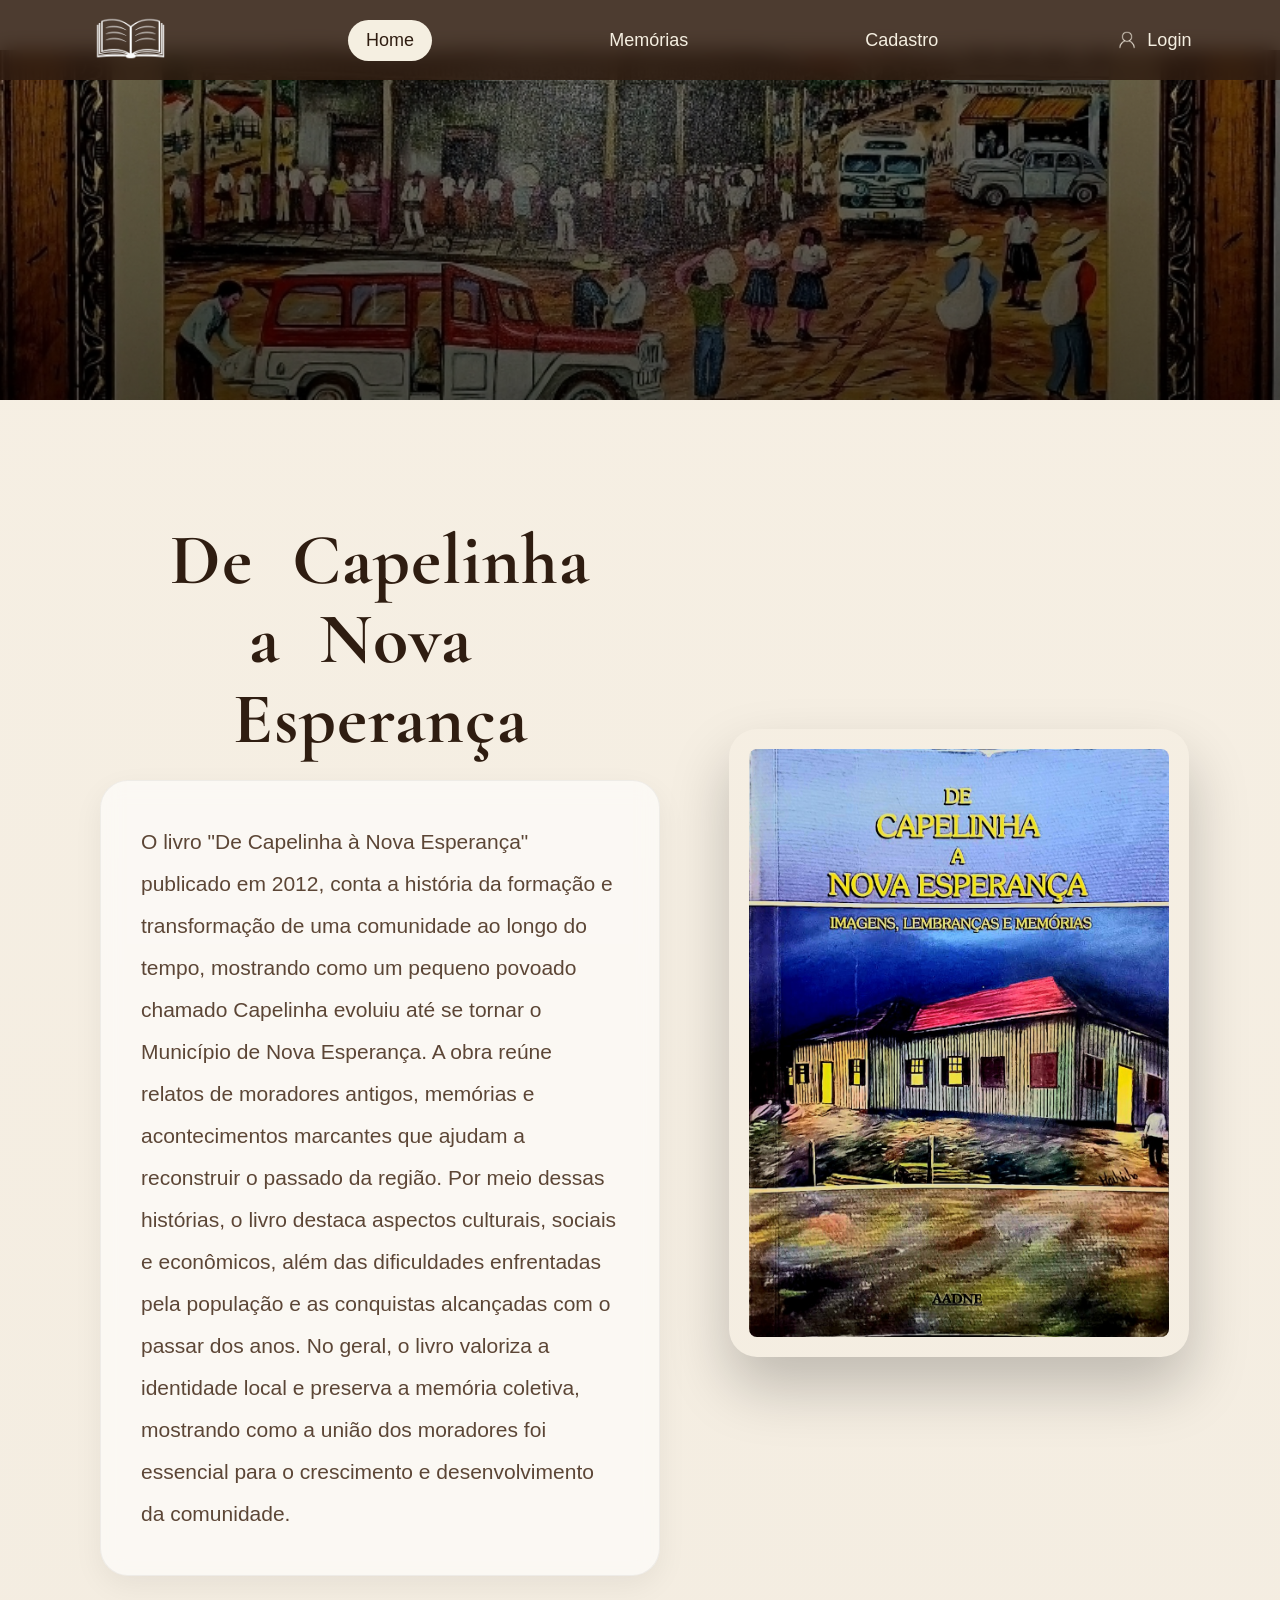
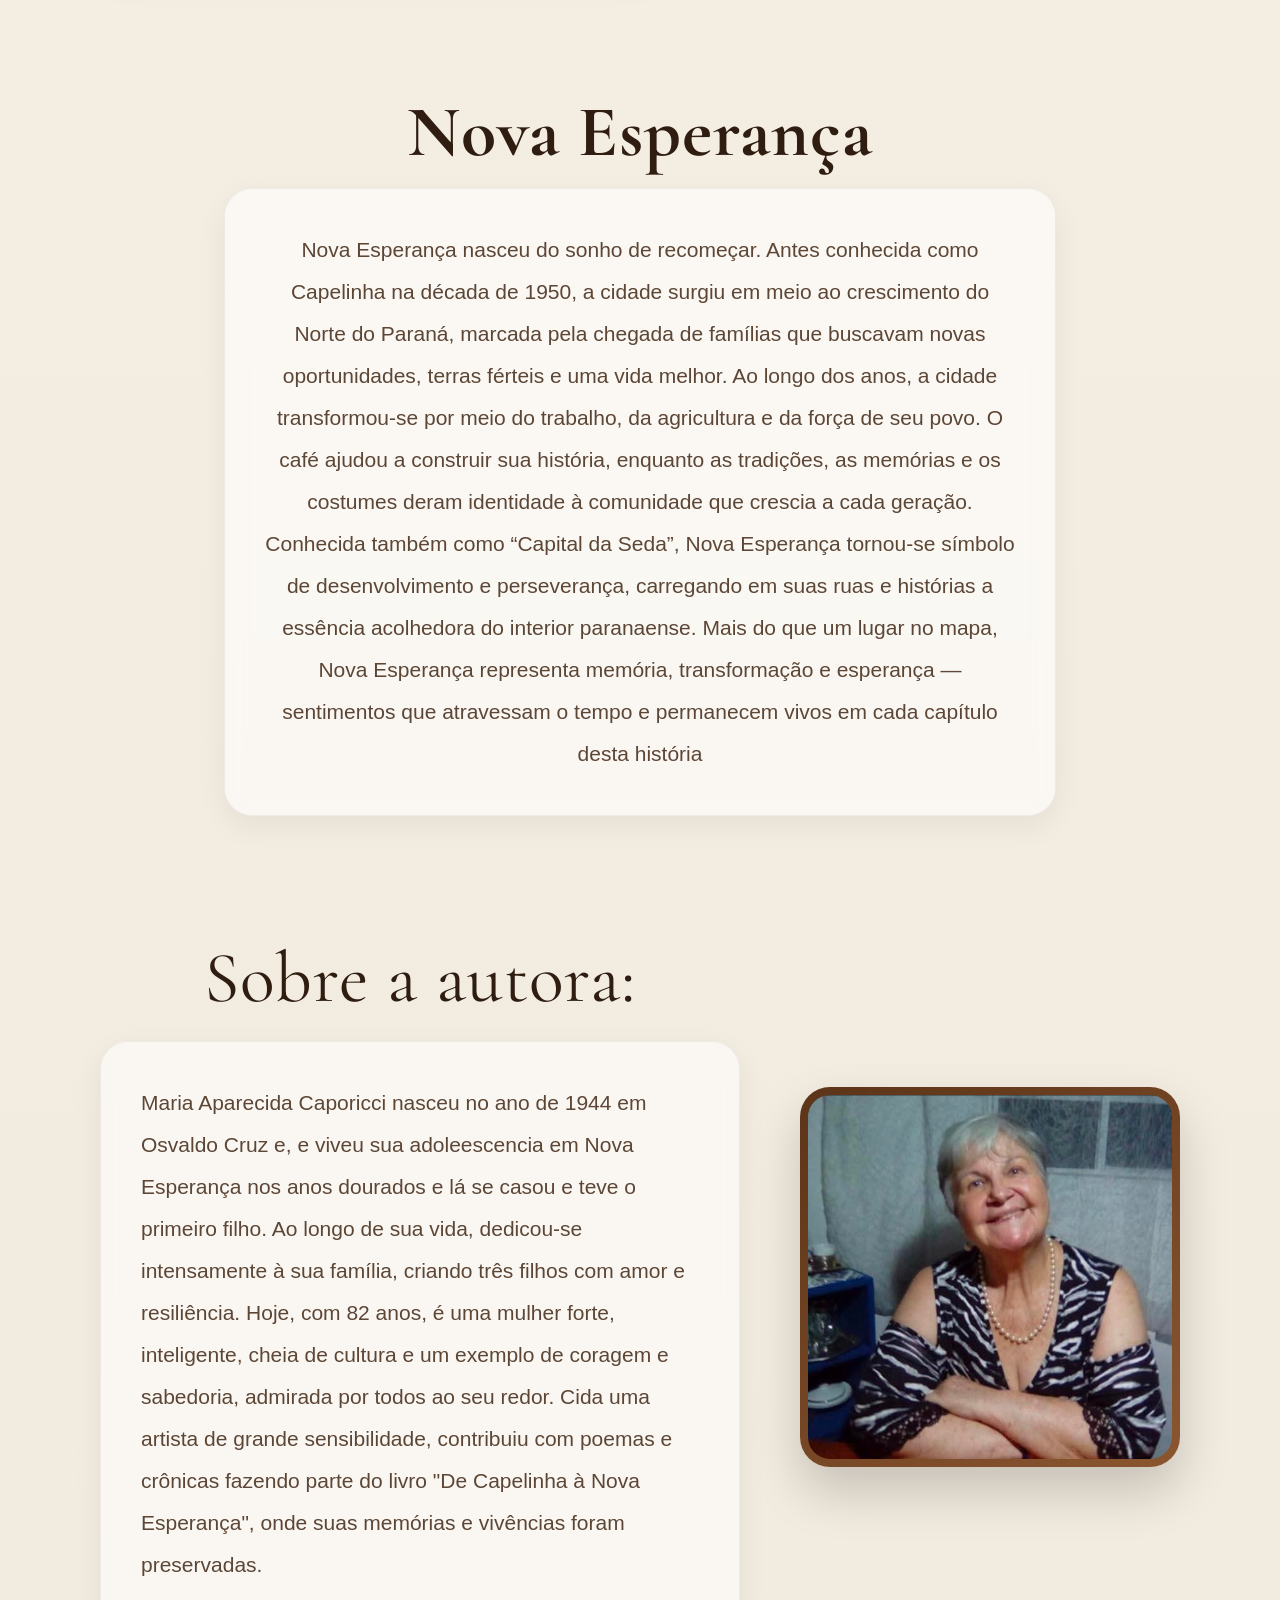
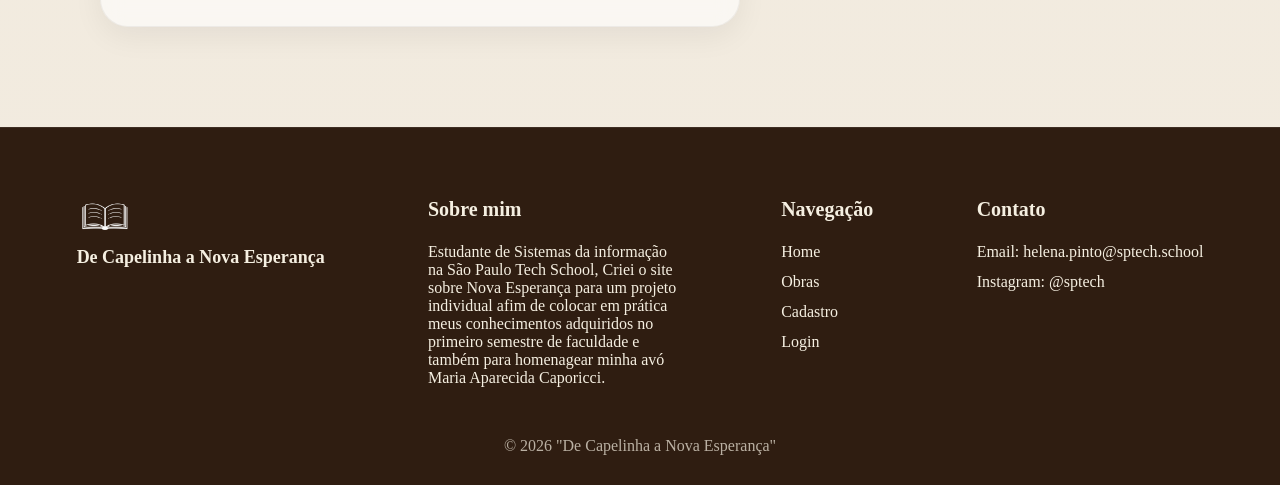
<file: public/index.html>
<!DOCTYPE html>
<html lang="en">

<head>
  <meta charset="UTF-8">
  <meta http-equiv="X-UA-Compatible" content="IE=edge">
  <meta name="viewport" content="width=device-width, initial-scale=1.0">

  <title>Home</title>

  <script src="./js/sessao.js"></script>

  <link rel="stylesheet" href="./css/estilo.css">
  <link rel="preconnect" href="https://fonts.googleapis.com">
  <link href="https://fonts.googleapis.com/css2?family=Cormorant+Garamond:wght@400;500;700&display=swap"
    rel="stylesheet">

</head>


<div class="banner">
  <img class="quadro" src="assets/imgs/quadro.jpg">
</div>

<div class="topo">
  <a href="index.html">
    <img class="livro" src="assets/icon/livro.png">
  </a>
  <a href="index.html" class="title_atual">
    Home
  </a>
  <a href="memorias.html" class="title">
    Memórias
  </a>
  <a href="cadastro.html" class="title">
    Cadastro
  </a>
  <a href="login.html" class="title">
    <img class="login" src="assets/icon/login02.png">
    Login
  </a>
</div>



<div class="homes">

  <div class="home02">

    <p class="titulo">
      <b>De   Capelinha <br> a   Nova   Esperança</b>
    </p>

    <p class="sobre_livro">
      O livro "De Capelinha à Nova Esperança" publicado em 2012, conta a história da formação e transformação de uma
      comunidade ao longo do tempo, mostrando como um pequeno povoado chamado Capelinha evoluiu até se tornar o
      Município de Nova Esperança.
      A obra reúne relatos de moradores antigos, memórias e acontecimentos marcantes que ajudam a reconstruir o passado
      da região. Por meio dessas histórias, o livro destaca aspectos culturais, sociais e econômicos, além das
      dificuldades enfrentadas pela população e as conquistas alcançadas com o passar dos anos.
      No geral, o livro valoriza a identidade local e preserva a memória coletiva, mostrando como a união dos moradores
      foi essencial para o crescimento e desenvolvimento da comunidade.
    </p>
  </div>

  <div class="home">

    <img class="capa" src="assets/imgs/capa.jpg">

  </div>


</div>


<div class="home03">

  <p class="titulo">
    <b>Nova Esperança</b>
  </p>

  <p class="novaEsperanca">
    Nova Esperança nasceu do sonho de recomeçar. Antes conhecida como Capelinha na década de 1950, a cidade surgiu em
    meio ao crescimento do Norte do Paraná, marcada pela chegada de famílias que buscavam novas oportunidades, terras
    férteis e uma vida melhor.

    Ao longo dos anos, a cidade transformou-se por meio do trabalho, da agricultura e da força de seu povo. O café
    ajudou a construir sua história, enquanto as tradições, as memórias e os costumes deram identidade à comunidade que
    crescia a cada geração.

    Conhecida também como “Capital da Seda”, Nova Esperança tornou-se símbolo de desenvolvimento e perseverança,
    carregando em suas ruas e histórias a essência acolhedora do interior paranaense.

    Mais do que um lugar no mapa, Nova Esperança representa memória, transformação e esperança — sentimentos que
    atravessam o tempo e permanecem vivos em cada capítulo desta história
  </p>
</div>




<div class="homes">

  <div class="home02">

    <p class="titulo">
      Sobre a autora:
    </p>

    <p class="sobre_livro">
      Maria Aparecida Caporicci nasceu no ano de 1944 em Osvaldo Cruz e, e viveu sua adoleescencia em Nova Esperança nos
      anos dourados e lá se casou e teve o primeiro filho. Ao longo de sua vida, dedicou-se intensamente à sua família,
      criando três filhos com amor e resiliência. Hoje, com 82 anos, é uma mulher forte, inteligente, cheia de cultura e
      um exemplo de coragem e sabedoria, admirada por todos ao seu redor. Cida uma artista de grande sensibilidade,
      contribuiu com poemas e crônicas fazendo parte do livro "De Capelinha à Nova Esperança", onde suas memórias e
      vivências foram preservadas.
    </p>
  </div>

  <div class="home">

    <img class="foto_vó" src="assets/imgs/cicaporicci.jpeg">

  </div>


</div>




<div class="rodape">

  <div class="rodape-container">


    <div class="rodape-coluna">
      <img src="assets/icon/livro.png" class="logo-rodape">
      <p class="nome-site">De Capelinha a Nova Esperança</p>
    </div>


    <div class="rodape-coluna">
      <h4>Sobre mim</h4>
      <p>
        Estudante de Sistemas da informação na São Paulo Tech School, Criei o site sobre Nova Esperança para um projeto
        individual afim de colocar em prática meus conhecimentos adquiridos no primeiro semestre de faculdade e também
        para homenagear minha avó Maria Aparecida Caporicci.
      </p>
    </div>


    <div class="rodape-coluna">
      <h4>Navegação</h4>
      <a href="index.html">Home</a>
      <a href="obras.html">Obras</a>
      <a href="cadastro.html">Cadastro</a>
      <a href="login.html">Login</a>
    </div>


    <div class="rodape-coluna">
      <h4>Contato</h4>
      <p>Email: helena.pinto@sptech.school</p>
      <p>Instagram: @sptech</p>
    </div>

  </div>

  <div class="rodape-final">
    © 2026 "De Capelinha a Nova Esperança"
  </div>

</div>
</file>
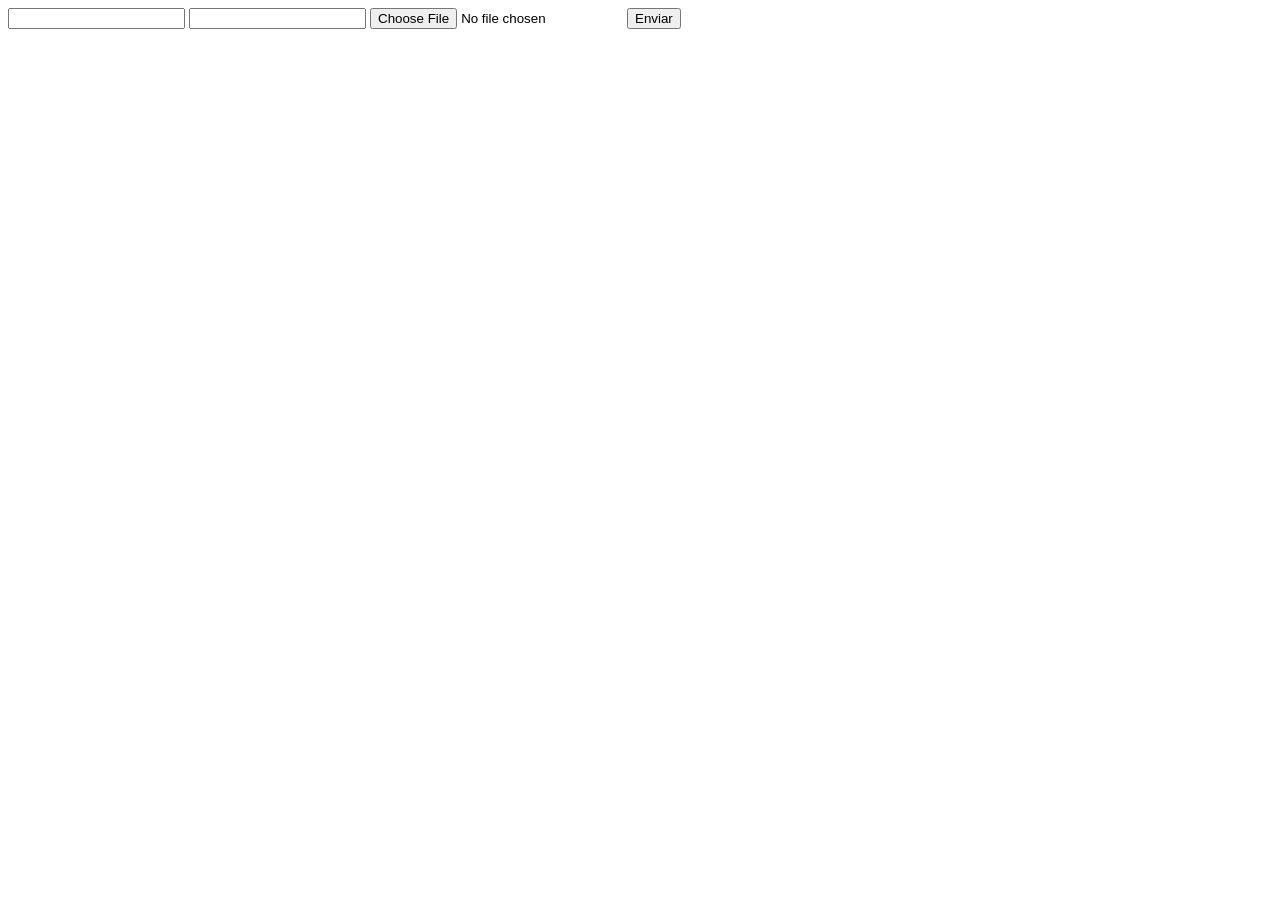
<file: DOCUMENTOS_DE_APOIO/exemplo_de_upload_de_arquivo/public/index.html>
<!DOCTYPE html>
<html lang="en">

<head>
  <meta charset="UTF-8">
  <meta http-equiv="X-UA-Compatible" content="IE=edge">
  <meta name="viewport" content="width=device-width, initial-scale=1.0">
  <title>Upload</title>
</head>

<body>

  <div>
    <input name="nome" id="nome" type="text" />
    <input name="email" id="email" type="url" />
    <input name="foto" id="foto" type="file" />
    <button onclick="enviar()">Enviar</button>
  </div>

  <div id="container"></div>
</body>

</html>

<script>
  function enviar() {
    const formData = new FormData();
    formData.append('foto', foto.files[0])
    formData.append('nome', nome.value)
    formData.append('email', email.value)

    fetch("/usuarios/cadastro", {
      method: "POST",
      body: formData
    })
      .then(res => {
        window.location = "./perfil.html"
      })
      .catch(err => {
        console.log(err);
      })
  }
</script>
</file>
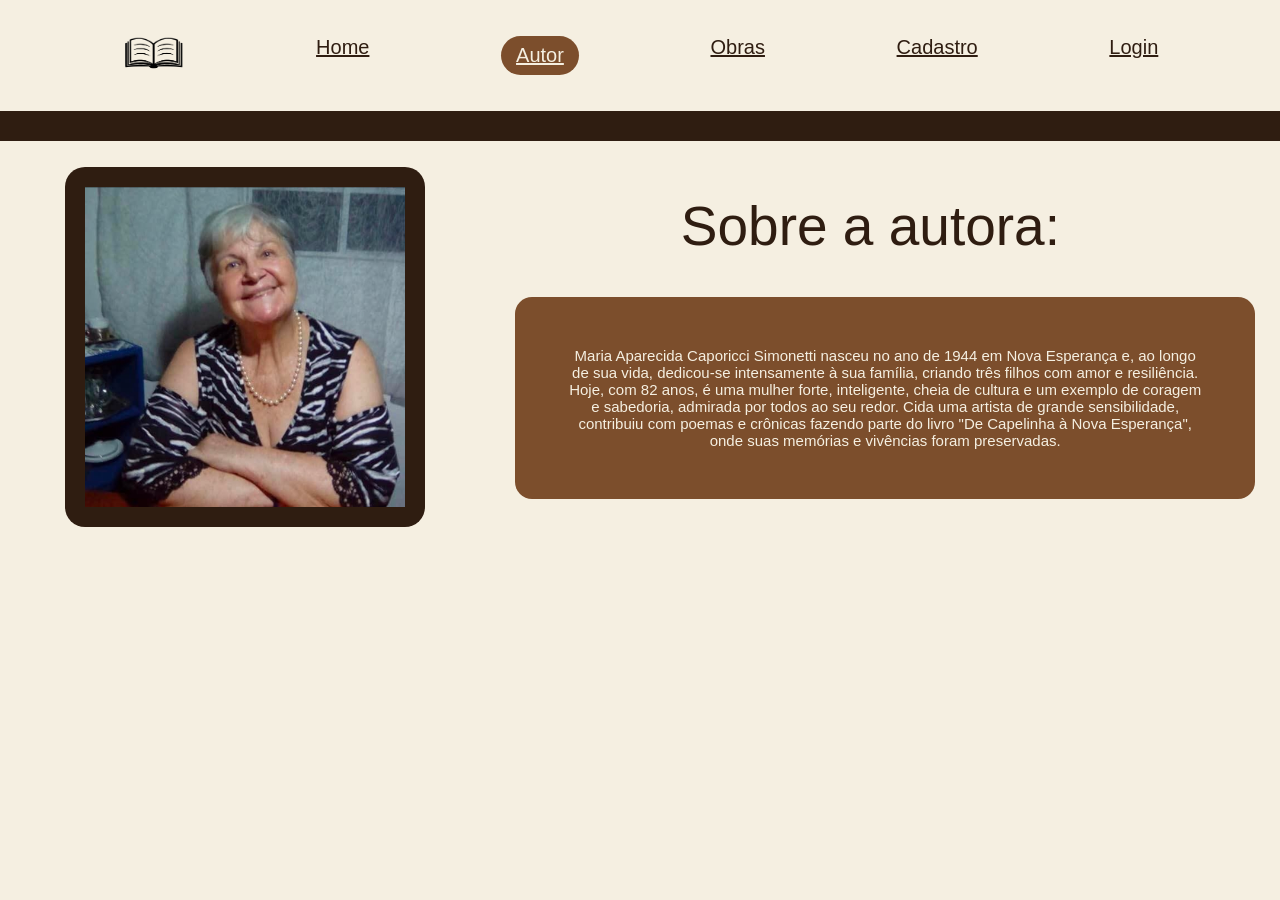
<file: pagina_autores.html>
<!DOCTYPE html>
<html lang="en">
<head>
    <meta charset="UTF-8">
    <meta name="viewport" content="width=device-width, initial-scale=1.0">
    <title>Autor</title>
    <link rel="stylesheet" href="style.css">

</head>
<body>

<br> <br>

  <div class="topo">
    <a href="pagina_inicial.html">
      <img class="livro" src="livro.png">
    </a>
    <a href="pagina_inicial.html" class="title">
      Home
    </a>
    <a href="pagina_autores.html" class="title_atual">
      Autor
    </a>
    <a href="pagina_obras.html" class="title">
      Obras
    </a>
    <a href="pagina_cadastro.html" class="title">
      Cadastro
    </a>
    <a href="pagina_login.html" class="title">
      Login
    </a>
  </div>

  <br> <br>

  <div class="faixa"></div>

  <div class="home">

  <img class="foto_vó" src="cicaporicci.jpeg">

  <div class="home02">

    <p class="titulo">
        Sobre a autora:
  </p>

    <p class="sobre_livro">
    Maria Aparecida Caporicci Simonetti nasceu no ano de 1944 em Nova Esperança e, ao longo de sua vida, dedicou-se intensamente à sua família, criando três filhos com amor e resiliência. Hoje, com 82 anos, é uma mulher forte, inteligente, cheia de cultura e um exemplo de coragem e sabedoria, admirada por todos ao seu redor. Cida uma artista de grande sensibilidade, contribuiu com poemas e crônicas fazendo parte do livro "De Capelinha à Nova Esperança", onde suas memórias e vivências foram preservadas. 
  </p>
  </div>

  
  </div>
</file>
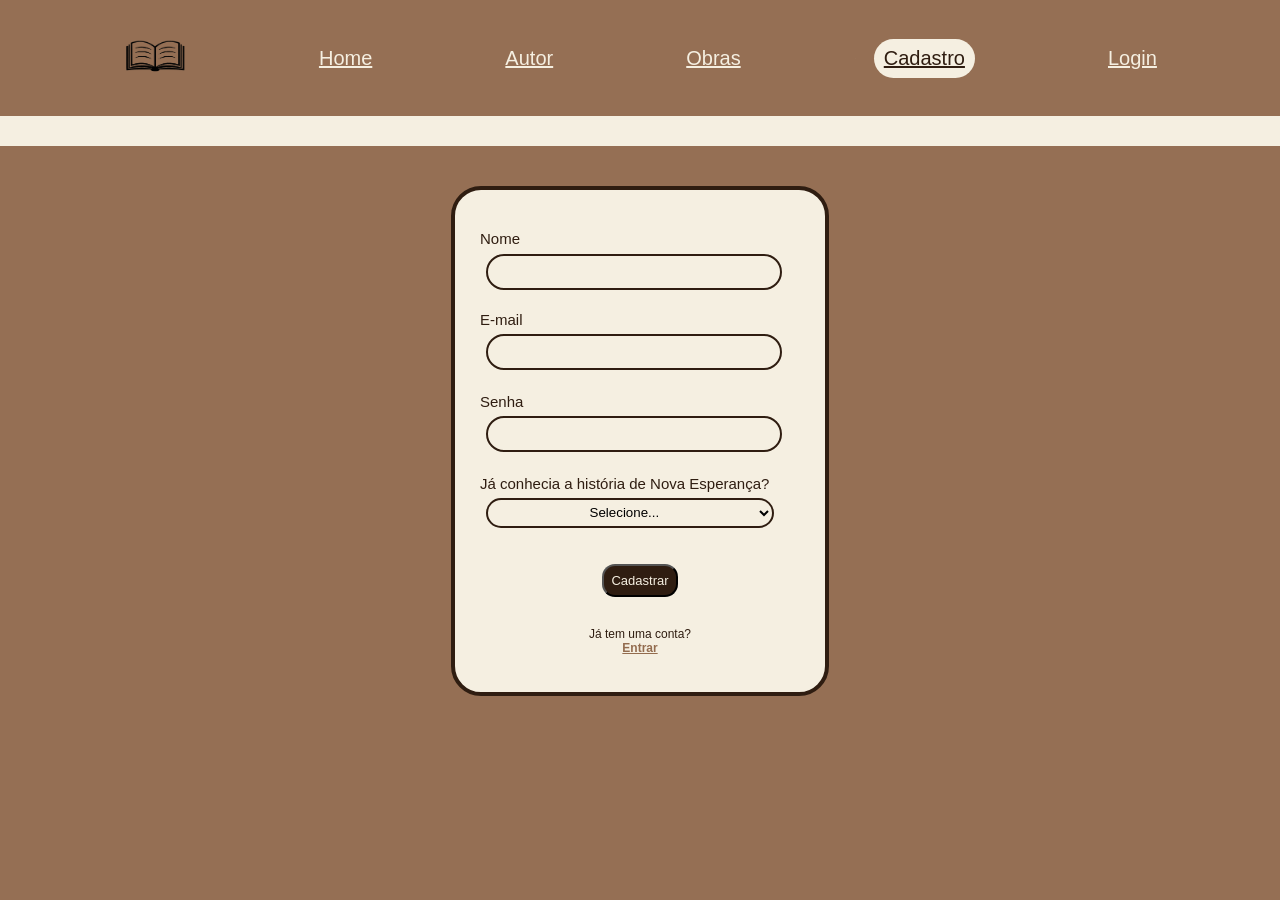
<file: pagina_cadastro.html>
<!DOCTYPE html>
<html lang="en">

<head>
    <meta charset="UTF-8">
    <meta name="viewport" content="width=device-width, initial-scale=1.0">
    <title>Cadastro</title>
    <link rel="stylesheet" href="style-cadastro/login.css">
</head>

<body>
    <br>
    <div class="topo">
        <a href="pagina_inicial.html">
            <img class="livro" src="livro.png">
        </a>
        <a href="pagina_inicial.html" class="title">
            Home
        </a>
        <a href="pagina_autores.html" class="title">
            Autor
        </a>
        <a href="pagina_obras.html" class="title">
            Obras
        </a>
        <a href="pagina_cadastro.html" class="title_atual">
            Cadastro
        </a>
        <a href="pagina_login.html" class="title">
            Login
        </a>
    </div>
<br>

<div class="faixa"></div>

    <div class="card-cadastro">
        <p class="textinho">
            Nome <br>
            <input class="input" id="ipt_nome">
        </p>

        <p class="textinho">
            E-mail <br>
            <input class="input" id="ipt_email">
        <div id="erro"></div>
        </p>

        <p class="textinho">
            Senha <br>
            <input class="input" id="ipt_senha" type="password">
        <div id="erro_senha"></div>
        </p>

        <p class="textinho">
            Já conhecia a história de Nova Esperança? <br>
            <select class="input" name="select" id="select_conhece">
                <option value="Selecione">Selecione...</option>
                <option value="Sim">Sim</option>
                <option value="Conhecia um pouco">Conhecia um pouco</option>
                <option value="Nunca tinha ouvido falar">Nunca tinha ouvido falar</option>
            </select>
        </p>

        <button class="botão" onclick="validar_cadastro()">Cadastrar</button>

        <p class="entrar" style="color: #2f1d11;"> Já tem uma conta? <br><a class= "entrar" href="pagina_login.html"><b>Entrar</b></a></p>

    </div>

</body>

</html>
<script>
function validar_cadastro() {

    let nome = ipt_nome.value;
    let email = ipt_email.value;
    let senha = ipt_senha.value;

    let caracter = ["!", "@", "#", "$", "%", "^", "&", "*"];
    let temCaracter = false;
    let temCaracter_email = false;

    let valido = true;

    erro.innerHTML = "";
    erro_senha.innerHTML = "";

    if (nome == "" || email == "" || senha == "") {
        alert('Preencha todos os campos!');
        valido = false;
    }


    for (let i = 0; i < email.length; i++) {
        if (email[i] == "@" || email[i] == ".") {
            temCaracter_email = true;
            break;
        }
    }

    if (!temCaracter_email) {
        erro.innerHTML = "Email inválido!";
        valido = false;
    } else {
        erro.innerHTML = "Email válido!";
    }


    if (senha.length < 6) {
        erro_senha.innerHTML = "A senha deve ter pelo menos 6 caracteres";
        valido = false;
    }

    
    for (let i = 0; i < senha.length; i++) {
        if (caracter.includes(senha[i])) {
            temCaracter = true;
            break;
        }
    }

    if (!temCaracter) {
        erro_senha.innerHTML = "A senha deve conter um caractere especial";
        valido = false;
    }

   
    if (valido) {
        erro_senha.innerHTML = "Senha válida";
        window.location.href = "pagina_dashboard.html";
    }
}
</script>
</file>
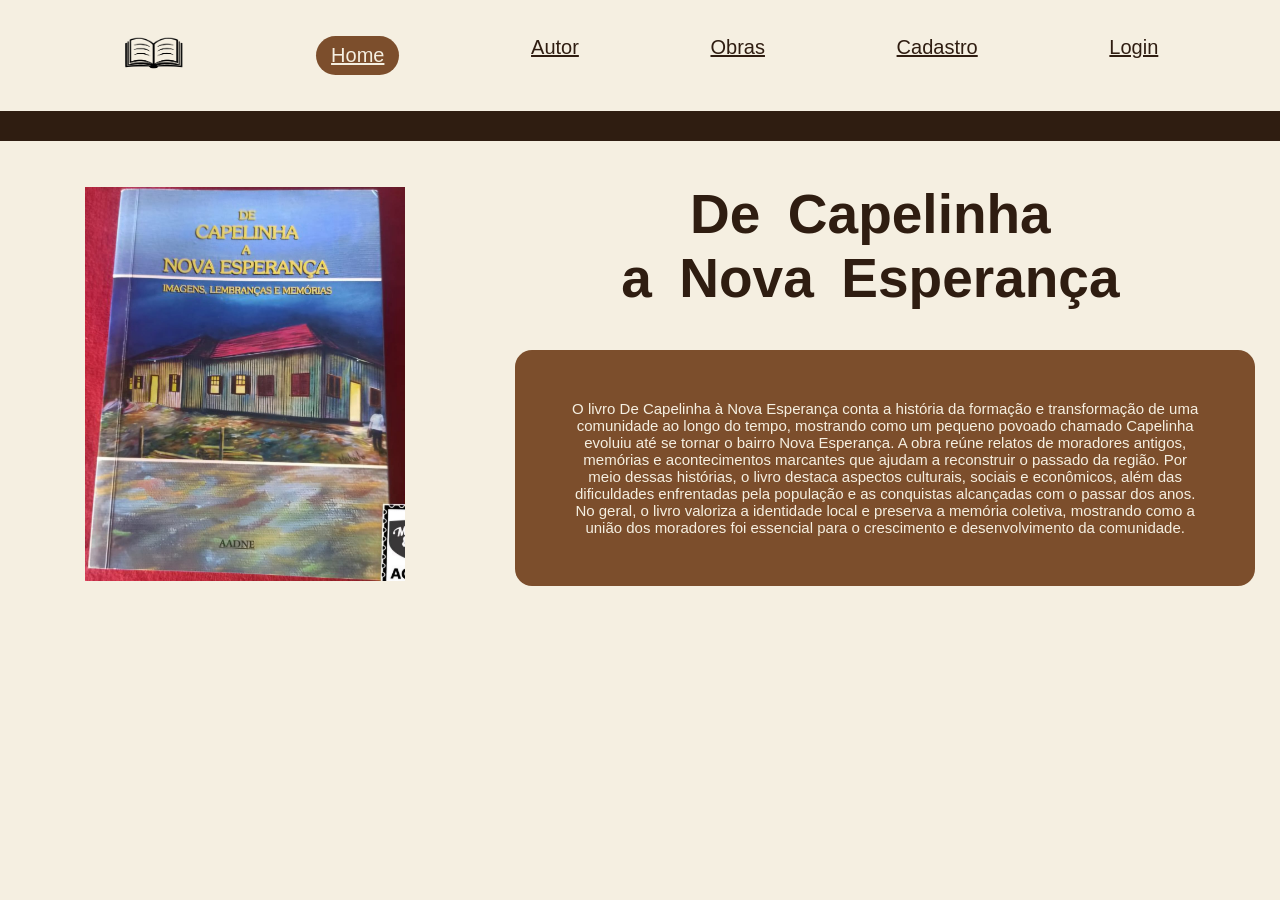
<file: pagina_inicial.html>
<!DOCTYPE html>
<html lang="en">
<head>
    <meta charset="UTF-8">
    <meta name="viewport" content="width=device-width, initial-scale=1.0">
    <title>Home</title>
    <link rel="stylesheet" href="style.css">

</head>
<body>

<br> <br>

  <div class="topo">
    <a href="pagina_inicial.html">
      <img class="livro" src="livro.png">
    </a>
    <a href="pagina_inicial.html" class="title_atual">
      Home
    </a>
    <a href="pagina_autores.html" class="title">
      Autor
    </a>
    <a href="pagina_obras.html" class="title">
      Obras
    </a>
    <a href="pagina_cadastro.html" class="title">
      Cadastro
    </a>
    <a href="pagina_login.html" class="title">
      Login
    </a>
  </div>

  <br> <br>

  <div class="faixa"></div>

  <div class="home">

  <img class="capa" src="capa.jpeg">

  <div class="home02">

    <p class="titulo">
    <b>De   Capelinha <br> a   Nova   Esperança</b>
  </p>

    <p class="sobre_livro">
    O livro De Capelinha à Nova Esperança conta a história da formação e transformação de uma comunidade ao longo do tempo, mostrando como um pequeno povoado chamado Capelinha evoluiu até se tornar o bairro Nova Esperança.
    A obra reúne relatos de moradores antigos, memórias e acontecimentos marcantes que ajudam a reconstruir o passado da região. Por meio dessas histórias, o livro destaca aspectos culturais, sociais e econômicos, além das dificuldades enfrentadas pela população e as conquistas alcançadas com o passar dos anos.
    No geral, o livro valoriza a identidade local e preserva a memória coletiva, mostrando como a união dos moradores foi essencial para o crescimento e desenvolvimento da comunidade.
  </p>
  </div>

  
  </div>

  

  

  

</body>
</html>

<script>
   
</script>
</file>
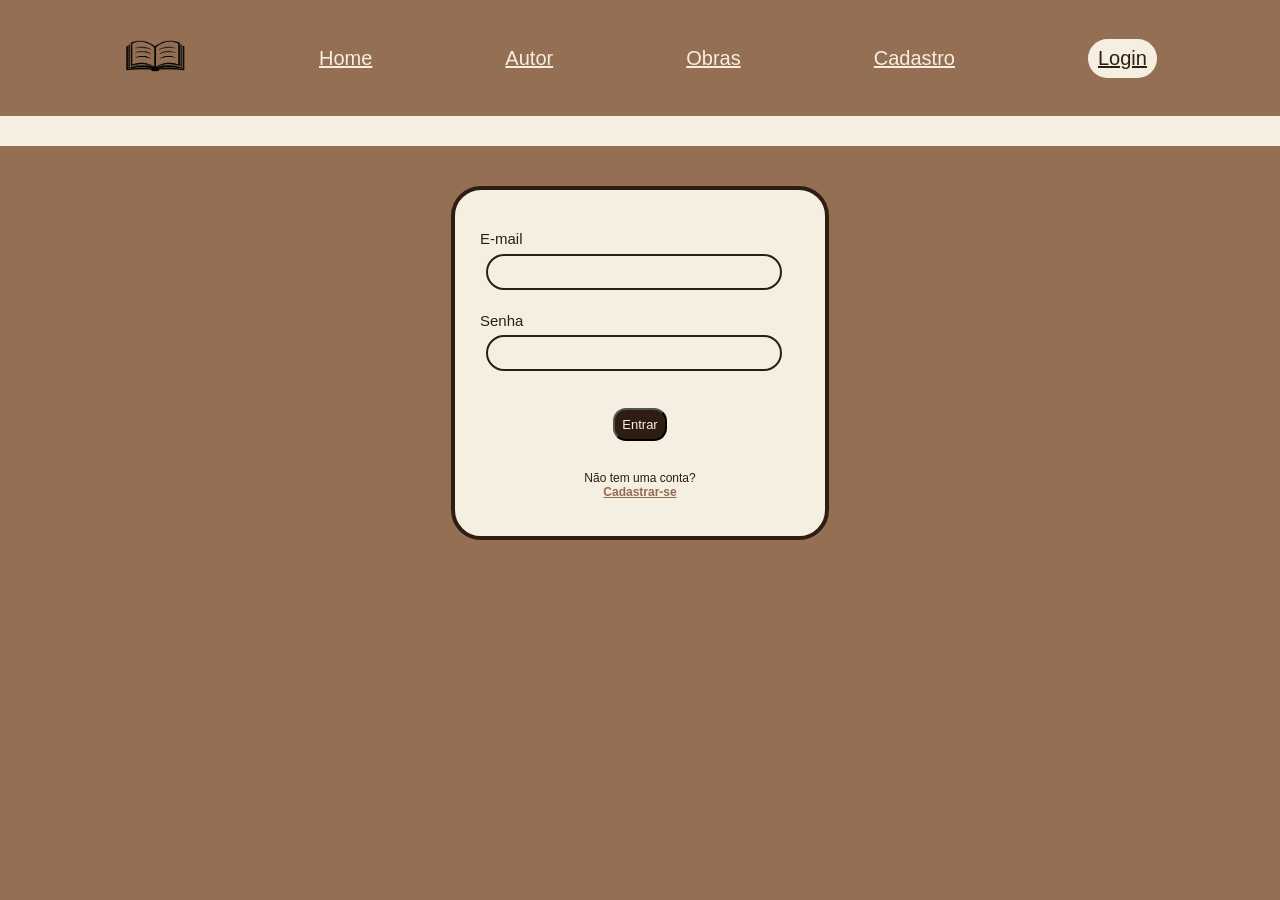
<file: pagina_login.html>
<!DOCTYPE html>
<html lang="en">

<head>
    <meta charset="UTF-8">
    <meta name="viewport" content="width=device-width, initial-scale=1.0">
    <title>Login</title>
    <link rel="stylesheet" href="style-cadastro/login.css">
</head>

<body>
    <br>
    <div class="topo">
        <a href="pagina_inicial.html">
            <img class="livro" src="livro.png">
        </a>
        <a href="pagina_inicial.html" class="title">
            Home
        </a>
        <a href="pagina_autores.html" class="title">
            Autor
        </a>
        <a href="pagina_obras.html" class="title">
            Obras
        </a>
        <a href="pagina_cadastro.html" class="title">
            Cadastro
        </a>
        <a href="pagina_login.html" class="title_atual">
            Login
        </a>
    </div>
    <br>

<div class="faixa"></div>

    <div class="card-cadastro">

        <p class="textinho">
            E-mail <br>
            <input class="input" id="ipt_email"> <br>
        <div id="erro"></div> 
        </p>

        <p class="textinho">
            Senha <br>
            <input class="input" id="ipt_senha" type="password"> <br>
        <div id="erro_senha"></div> 
        </p>

        <button class="botão" onclick="validar_cadastro()">Entrar</button>

        <p class="entrar" style="color: #2f1d11;"> Não tem uma conta? <br> <a class="entrar"
                href="pagina_cadastro.html"><b>Cadastrar-se</b></a></p>

    </div>

</body>

</html>
<script>
    function validar_cadastro() {


        let email = ipt_email.value;
        let senha = ipt_senha.value;
        let temCaracter = false;
        let caracter = ["!", "@", "#", "$", "%", "^", "&", "*"];
        let temCaracter_email = false;
        let caracter_email = ["@", "."];


        if (email == "" || senha == "") {
            alert('Por favor, preencha todos os campos!')
        }

            for (let i = 0; i < email.length; i++) {

                if (caracter_email.includes(senha[i])) {
                    temCaracter_email = true;
                    break;
                }
            }

            for (let i = 0; i < senha.length; i++) {
                    if (caracter.includes(senha[i])) {
                        temCaracter = true;
                        break;
                    }
                }

            if (!temCaracter_email) {
                erro.innerText = "Email invalido!";
            }
            if (senha.length < 6) {
                    erro_senha.innerText = "A senha deve ter pelo menos 6 caracteres";
                }
            if (!temCaracter) {
                    erro_senha.innerText = "A senha deve conter um caractere especial";
                }

                else {
                erro.innerText = "Email valido!";
                erro_senha.innerText = "Senha válida";
                }
            }


</script>
</file>
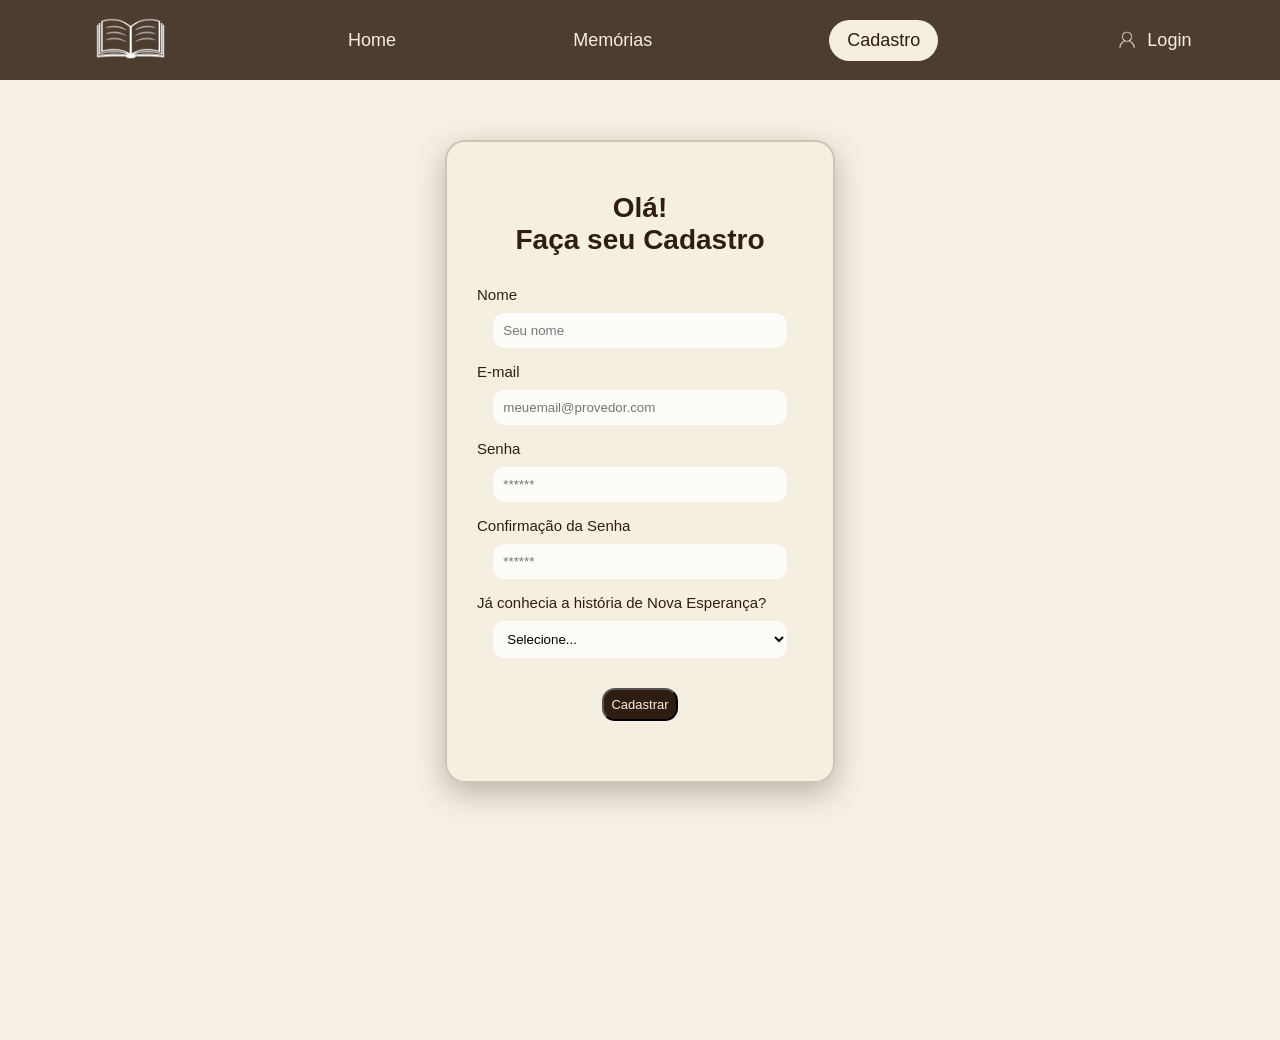
<file: public/cadastro.html>
<!DOCTYPE html>
<html lang="pt-br">

<head>
  <meta charset="UTF-8" />
  <meta http-equiv="X-UA-Compatible" content="IE=edge" />
  <meta name="viewport" content="width=device-width, initial-scale=1.0" />

  <title>Cadastro</title>

  <script src="./js/sessao.js"></script>

  <link rel="stylesheet" href="./css/login.css" />

</head>

<body>
  <!--header inicio-->
  <div class="topo">
    <a href="index.html">
      <img class="livro" src="assets/icon/livro.png">
    </a>
    <a href="index.html" class="title">
      Home
    </a>
    <a href="memorias.html" class="title">
      Memórias
    </a>
    <a href="cadastro.html" class="title_atual">
      Cadastro
    </a>
    <a href="login.html" class="title">
      <img class="login" src="assets/icon/login02.png">
      Login
    </a>
  </div>
  <!--header fim-->

  <div class="card">

    <div class="card-cadastro">

      <h2 class="titulo">Olá! <br> Faça seu Cadastro</h2>

      <p class="textinho">
        Nome <br>
        <input class="input" id="nome_input" type="text" placeholder="Seu nome" />
      </p>
      <div id="erro_nome" class="erro"></div>

      <p class="textinho">
        E-mail <br>
        <input class="input" id="email_input" type="text" placeholder="meuemail@provedor.com" />
      </p>
      <div id="erro_email" class="erro"></div>

      <p class="textinho">
        Senha <br>
        <input class="input" id="senha_input" type="password" placeholder="******" />
      </p>
      <div id="erro_senha" class="erro"></div>

      <p class="textinho">
        Confirmação da Senha <br>
        <input class="input" id="confirmacao_senha_input" type="password" placeholder="******" />
      </p>
      <div id="erro_confirmacao" class="erro"></div>

      <p class="textinho">
        Já conhecia a história de Nova Esperança? <br>

        <select class="input" id="select_conhece">
          <option value="Selecione">Selecione...</option>
          <option value="Conhecia um pouco">Conhecia um pouco</option>
          <option value="Sim">Sim</option>
          <option value="Nao">Não</option>
        </select>
      </p>

      <div id="erro_select" class="erro"></div>

      <button class="botao" onclick="cadastrar()">Cadastrar</button>

      <div id="mensagem_sucesso"></div>

    </div>

  </div>

  <script>

    function cadastrar() {

      var nomeVar = nome_input.value;
      var emailVar = email_input.value;
      var senhaVar = senha_input.value;
      var confirmacaoSenhaVar = confirmacao_senha_input.value;
      var conheceVar = select_conhece.value;

      let caracter = ["!", "@", "#", "$", "%", "^", "&", "*"];
      let temCaracter = false;


      erro_nome.innerHTML = "";
      erro_email.innerHTML = "";
      erro_senha.innerHTML = "";
      erro_confirmacao.innerHTML = "";
      erro_select.innerHTML = "";
      mensagem_sucesso.innerHTML = "";


      if (nomeVar == "") {

        erro_nome.innerHTML = "Preencha o nome";
        return false;
      }

      if (emailVar == "") {

        erro_email.innerHTML = "Preencha o email";
        return false;
      }

      if (!emailVar.includes("@") || !emailVar.includes(".")) {

        erro_email.innerHTML = "Email inválido";
        return false;
      }


      if (senhaVar == "") {

        erro_senha.innerHTML = "Preencha a senha";
        return false;
      }

      if (senhaVar.length < 6) {

        erro_senha.innerHTML = "A senha deve ter pelo menos 6 caracteres";
        return false;
      }


      for (let i = 0; i < senhaVar.length; i++) {

        if (caracter.includes(senhaVar[i])) {

          temCaracter = true;
          break;
        }
      }

      if (!temCaracter) {

        erro_senha.innerHTML = "A senha deve conter caractere especial";
        return false;
      }


      if (confirmacaoSenhaVar == "") {

        erro_confirmacao.innerHTML = "Confirme a senha";
        return false;
      }

      if (senhaVar != confirmacaoSenhaVar) {

        erro_confirmacao.innerHTML = "As senhas não coincidem";
        return false;
      }


      if (conheceVar == "Selecione") {

        erro_select.innerHTML = "Selecione uma opção";
        return false;
      }


      fetch("/usuarios/cadastrar", {

        method: "POST",

        headers: {
          "Content-Type": "application/json"
        },

        body: JSON.stringify({

          nomeServer: nomeVar,
          emailServer: emailVar,
          senhaServer: senhaVar,
          conheceServer: conheceVar

        })

      })

        .then(function (resposta) {

          if (resposta.ok) {

            mensagem_sucesso.innerHTML =
              "Cadastro realizado com sucesso!";

            setTimeout(() => {

              window.location = "login.html";

            }, 2000);

          } else {

            throw ("Erro ao cadastrar");

          }

        })

        .catch(function (erro) {

          console.log(erro);

        });

      return false;
    }

  </script>
</file>
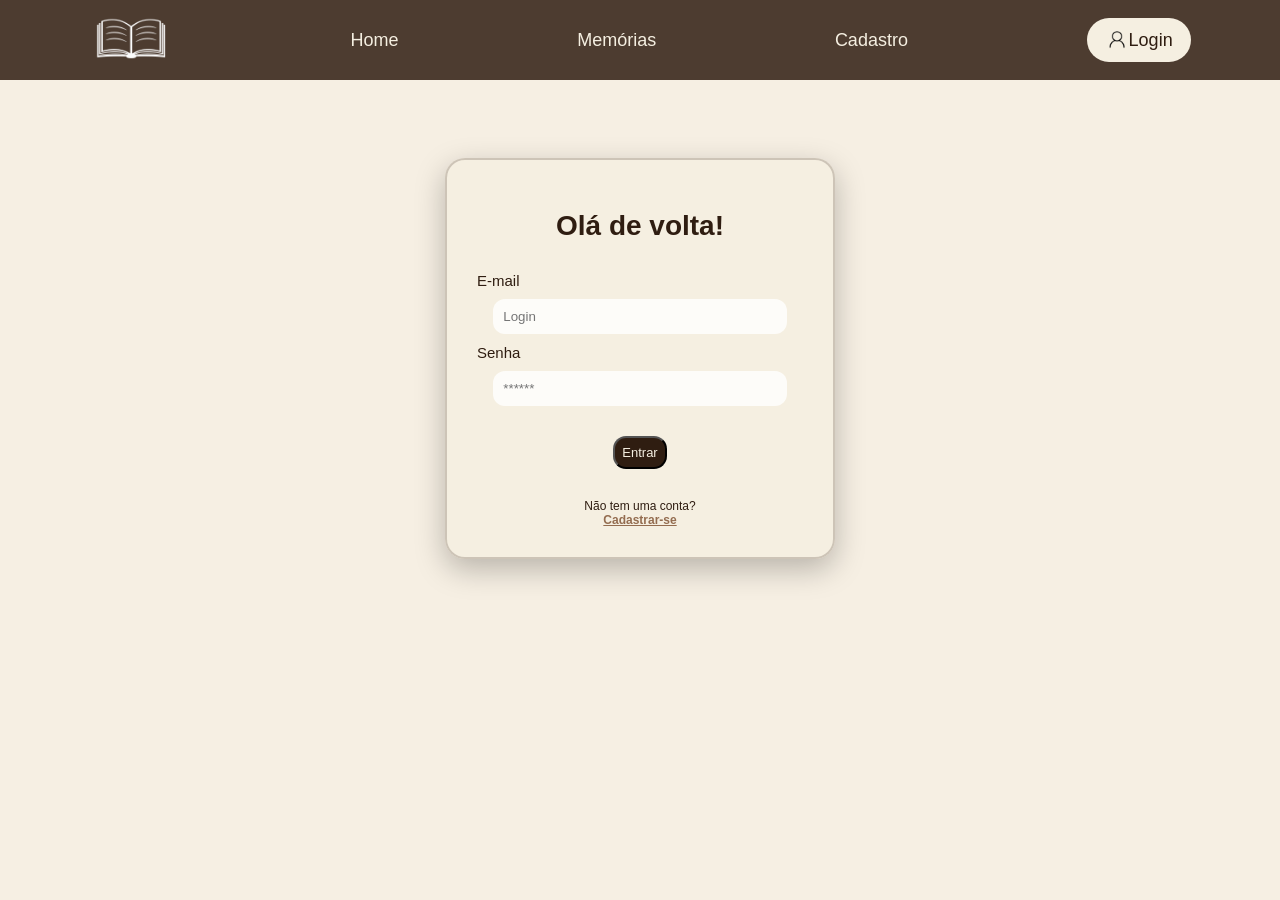
<file: public/login.html>
<!DOCTYPE html>
<html lang="pt-br">

<head>
    <meta charset="UTF-8">
    <meta http-equiv="X-UA-Compatible" content="IE=edge">
    <meta name="viewport" content="width=device-width, initial-scale=1.0">

    <title>Login</title>

    <script src="./js/sessao.js"></script>
    <link rel="stylesheet" href="./css/login.css">

</head>

<body>

    <!--Header-->

    <div class="topo">
        <a href="index.html">
            <img class="livro" src="assets/icon/livro.png">
        </a>
        <a href="index.html" class="title">
            Home
        </a>
        <a href="memorias.html" class="title">
            Memórias
        </a>
        <a href="cadastro.html" class="title">
            Cadastro
        </a>
        <a href="login.html" class="title_atual">
            <img class="login" src="assets/icon/login.png">
            Login
        </a>
    </div>
    <br>

    <div class="card">
        
        <div class="card-cadastro">
            <h2 class="titulo">Olá de volta!</h2>
            <p class="textinho">
                E-mail <br>
                <input class="input" id="email_input" type="text" placeholder="Login">
            </p>

            <p class="textinho">
                Senha <br>
                <input class="input" id="senha_input" type="password" placeholder="******">
            </p>
            <button class="botao" onclick="entrar()">Entrar</button>
            <p class="entrar" style="color: #2f1d11;"> Não tem uma conta? <br> <a class="entrar"
                    href="cadastro.html"><b>Cadastrar-se</b></a></p>
        </div>


        <div id="div_aguardar" class="loading-div">
            <img src="./assets/imgs/aguarde-orange.gif" id="loading-gif">
        </div>

        <div id="div_erros_login"></div>
    </div>
    </div>
    </div>

</body>

</html>

<script>


    function entrar() {
        aguardar();

        var emailVar = email_input.value;
        var senhaVar = senha_input.value;

        if (emailVar == "" || senhaVar == "") {
            cardErro.style.display = "block"
            mensagem_erro.innerHTML = "(Mensagem de erro para todos os campos em branco)";
            finalizarAguardar();
            return false;
        }
        else {
            setInterval(sumirMensagem, 5000)
        }

        console.log("FORM LOGIN: ", emailVar);
        console.log("FORM SENHA: ", senhaVar);

        fetch("/usuarios/autenticar", {
            method: "POST",
            headers: {
                "Content-Type": "application/json"
            },
            body: JSON.stringify({
                emailServer: emailVar,
                senhaServer: senhaVar
            })
        }).then(function (resposta) {
            console.log("ESTOU NO THEN DO entrar()!")

            if (resposta.ok) {
                console.log(resposta);

                resposta.json().then(json => {

                    console.log("JSON LOGIN:", json);

                    sessionStorage.EMAIL_USUARIO = json.email;
                    sessionStorage.NOME_USUARIO = json.nome;
                    sessionStorage.ID_USUARIO = json.id;

                    console.log("ID SALVO:", sessionStorage.ID_USUARIO);

                    setTimeout(function () {
                        window.location = "./dashboard/obras.html";
                    }, 1000);

                });

            } else {

                console.log("Houve um erro ao tentar realizar o login!");

                resposta.text().then(texto => {
                    console.error(texto);
                    finalizarAguardar(texto);
                });
            }

        }).catch(function (erro) {
            console.log(erro);
        })

        return false;
    }

    function sumirMensagem() {
        cardErro.style.display = "none"
    }

</script>
</file>
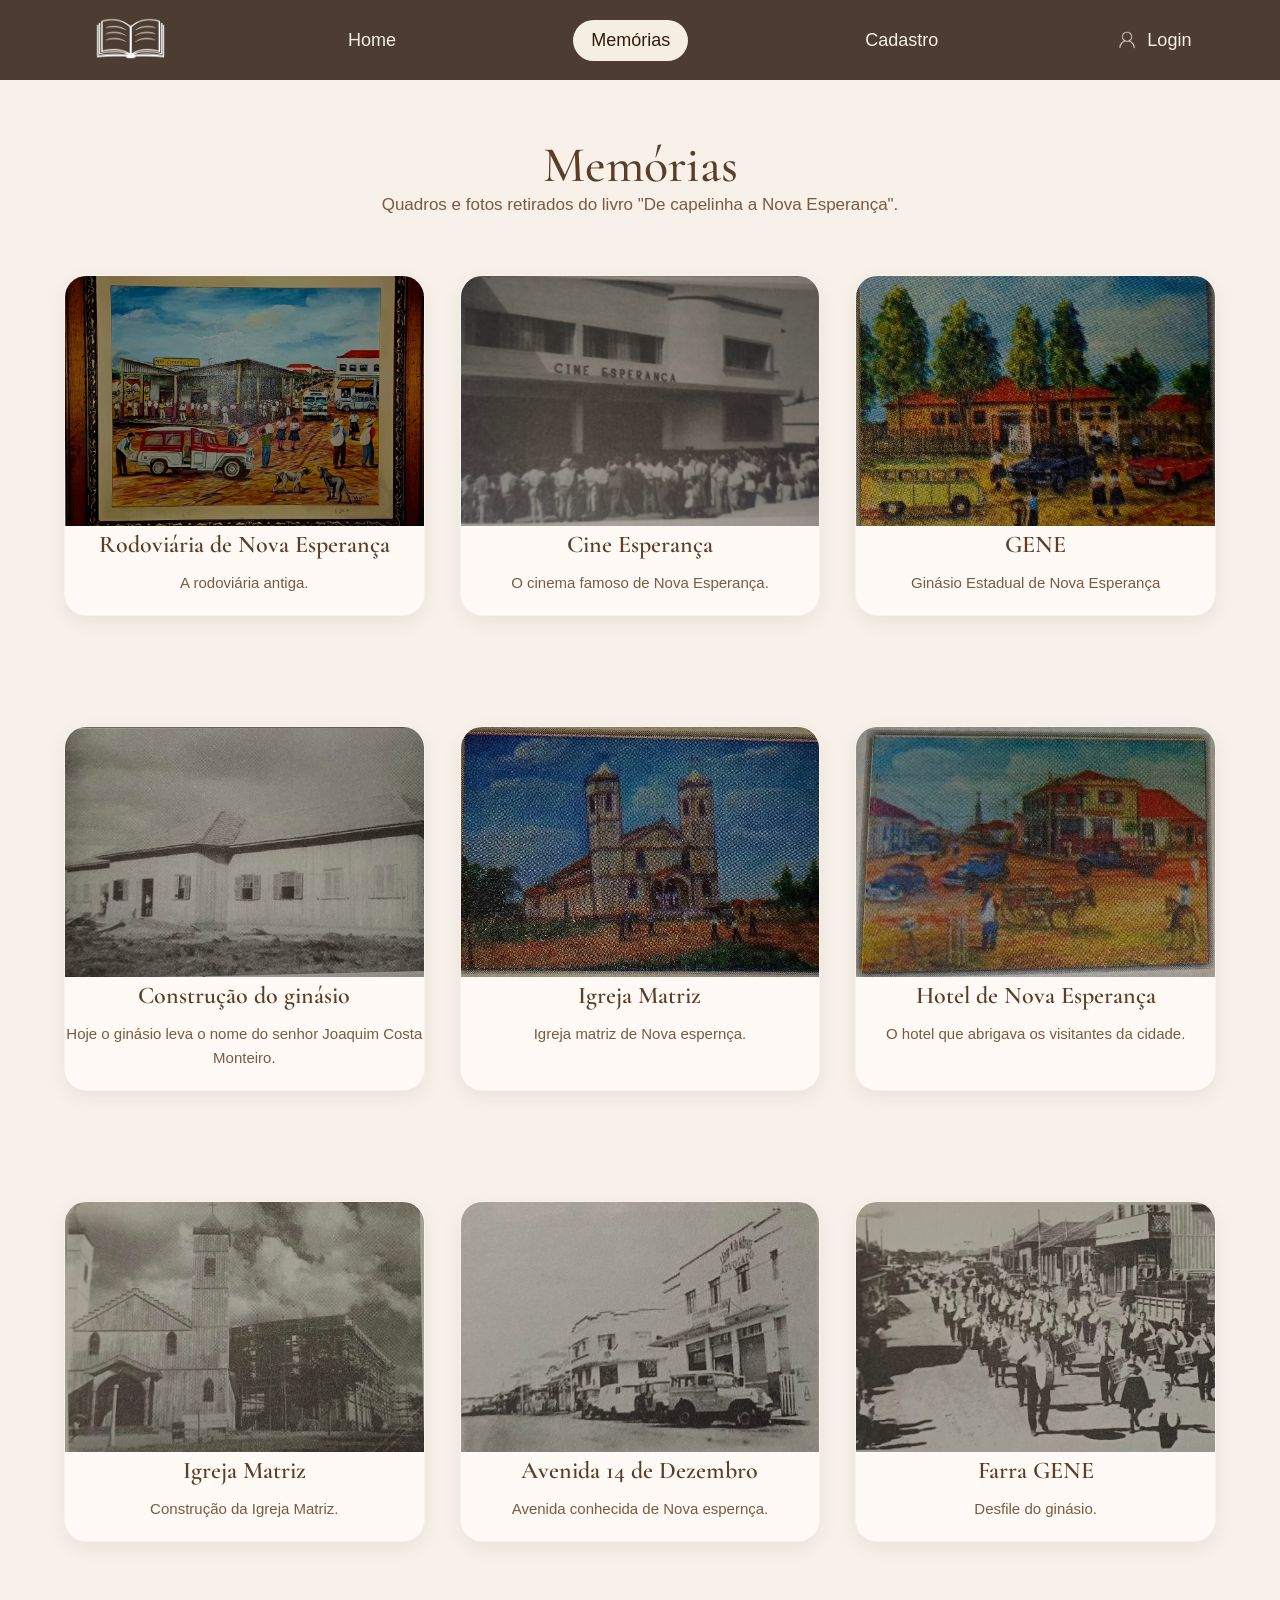
<file: public/memorias.html>
<!DOCTYPE html>
<html lang="en">

<head>
    <meta charset="UTF-8">
    <meta http-equiv="X-UA-Compatible" content="IE=edge">
    <meta name="viewport" content="width=device-width, initial-scale=1.0">

    <title>Home</title>

    <script src="./js/sessao.js"></script>

    <link rel="stylesheet" href="./css/estilo.css">
    <link rel="stylesheet" href="./css/memoria.css">
    <link rel="preconnect" href="https://fonts.googleapis.com">
    <link href="https://fonts.googleapis.com/css2?family=Cormorant+Garamond:wght@400;500;700&display=swap"
        rel="stylesheet">

</head>

<body>

    <div class="topo">
        <a href="index.html">
            <img class="livro" src="assets/icon/livro.png">
        </a>
        <a href="index.html" class="title">
            Home
        </a>
        <a href="memorias.html" class="title_atual">
            Memórias
        </a>
        <a href="cadastro.html" class="title">
            Cadastro
        </a>
        <a href="login.html" class="title">
            <img class="login" src="assets/icon/login02.png">
            Login
        </a>
    </div>

    <h1>Memórias</h1>
    <p>Quadros e fotos retirados do livro "De capelinha a Nova Esperança".</p>


    <div class="galeria">

        <div class="card">
            <img class="card_img" src="assets/imgs/rodoviária.jpg" alt="Foto 1">
            <h3>Rodoviária de Nova Esperança</h3>
            <p>A rodoviária antiga.</p>
        </div>

        <div class="card">
            <img class="card_img" src="assets/imgs/cine.jpg" alt="Foto 2">
            <h3>Cine Esperança</h3>
            <p>O cinema famoso de Nova Esperança.</p>
        </div>

        <div class="card">
            <img class="card_img" src="assets/imgs/gene.jpg" alt="Foto 3">
            <h3>GENE</h3>
            <p>Ginásio Estadual de Nova Esperança</p>
        </div>

    </div>

    <div class="galeria">

        <div class="card">
            <img class="card_img" src="assets/imgs/ginasioConstrucao.jpg" alt="Foto 4">
            <h3>Construção do ginásio</h3>
            <p>Hoje o ginásio leva o nome do senhor Joaquim Costa Monteiro.</p>
        </div>

        <div class="card">
            <img class="card_img" src="assets/imgs/igreja.jpg" alt="Foto 5">
            <h3>Igreja Matriz</h3>
            <p>Igreja matriz de Nova espernça.</p>
        </div>

        <div class="card">
            <img class="card_img" src="assets/imgs/hotel.jpg" alt="Foto 6">
            <h3>Hotel de Nova Esperança</h3>
            <p>O hotel que abrigava os visitantes da cidade.</p>
        </div>

    </div>

    <div class="galeria">

        <div class="card">
            <img class="card_img" src="assets/imgs/matrizConstrucao.jpg" alt="Foto 7">
            <h3>Igreja Matriz</h3>
            <p>Construção da Igreja Matriz.</p>
        </div>

        <div class="card">
            <img class="card_img" src="assets/imgs/av14dezembro.jpg" alt="Foto 8">
            <h3>Avenida 14 de Dezembro</h3>
            <p>Avenida conhecida de Nova espernça.</p>
        </div>

        <div class="card">
            <img class="card_img" src="assets/imgs/farraGENE.jpg" alt="Foto 9">
            <h3>Farra GENE</h3>
            <p>Desfile do ginásio.</p>
        </div>

    </div>

</body>

</html>
</file>
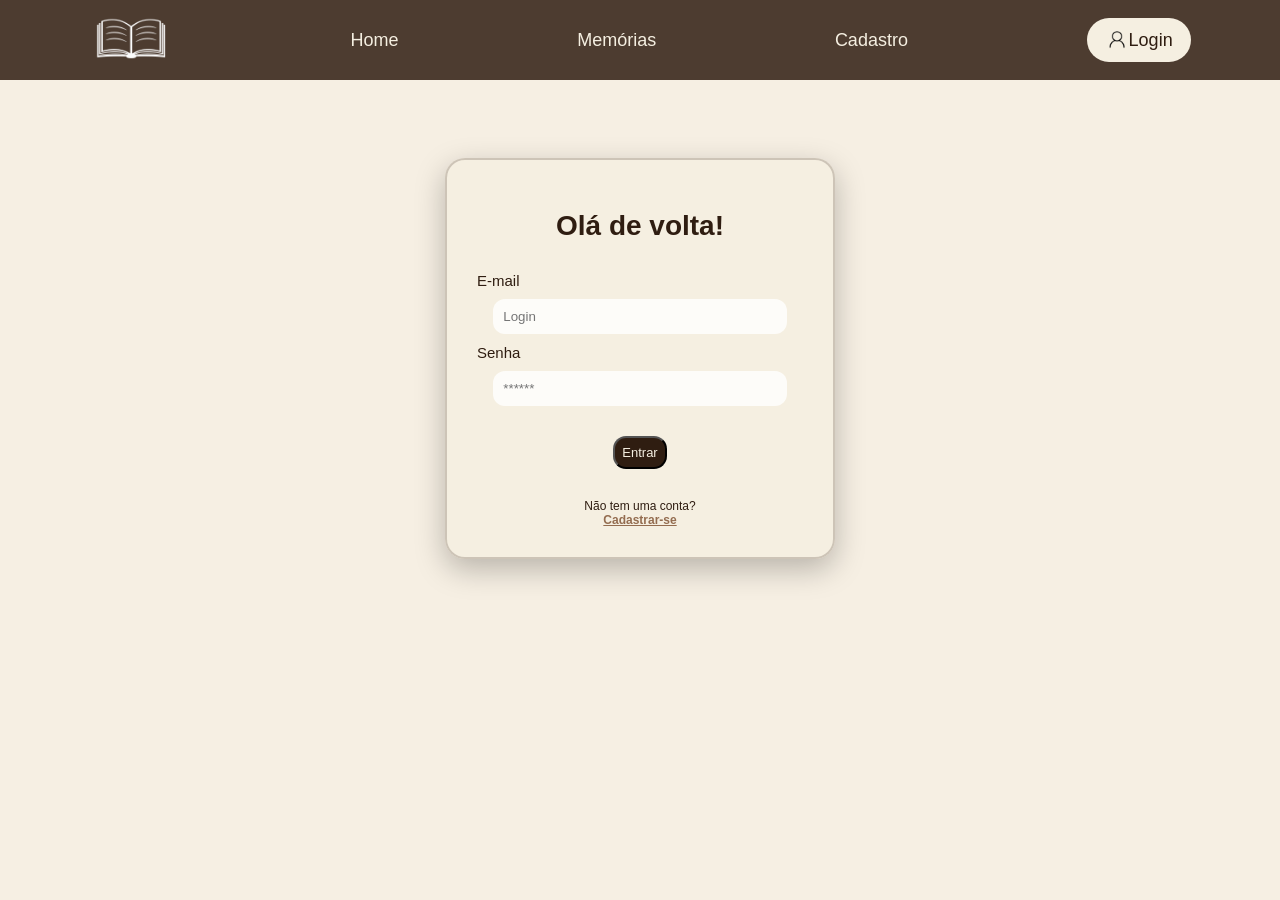
<file: public/dashboard/obras.html>
<!DOCTYPE html>
<html lang="pt-br">

<head>
    <meta charset="UTF-8">
    <meta http-equiv="X-UA-Compatible" content="IE=edge">
    <meta name="viewport" content="width=device-width, initial-scale=1.0">

    <title>Obras</title>

    <link rel="stylesheet" href="./../css/dashboards.css">
    <link rel="stylesheet" href="./../css/obra.css" />
    <script src="../js/sessao.js"></script>
    <link href="https://fonts.googleapis.com/css2?family=Cormorant+Garamond:wght@400;500;700&display=swap" rel="stylesheet">

</head>

<body onload="validarSessao()">

    <div class="janela">
        <div class="header-left">
            <h1>De Capelinha a Nova Esperança</h1>

            <div class="hello">
                <h3>Olá, <span id="b_usuario">usuário</span>!</h3>
            </div>

            <div class="btn-nav-white">
                <a href="./obras.html">
                    <h3>Obras</h3>
                </a>
            </div>

            <div class="btn-nav-white">
                <a href="./dashboard.html">
                    <h3>Dashboard</h3>
                </a>
            </div>

            <div class="btn-logout" onclick="limparSessao()">
                <h3>Voltar para o Site Institucional</h3>
            </div>

        </div>

            </div>

            <h1 class="obra">Obras de Maria Aparecida Caporicci</h1>

    <div class="container-carrossel">

        <button class="btn esquerda">&#10094;</button>

        <div class="carrossel" id="carrossel">

            <a href="#texto1" class="card">Meu último carnaval</a>
            <a href="#texto2" class="card">O primeiro</a>
            <a href="#texto3" class="card">Capelinha</a>
            <a href="#texto4" class="card">A casa de táboa</a>
            <a href="#texto5" class="card">Sou chorona</a>
            <a href="#texto6" class="card">Saida da escola</a>
            <a href="#texto7" class="card">Onde estão?</a>
            <a href="#texto8" class="card">Reviravolta</a>

        </div>

        <button class="btn direita">&#10095;</button>

    </div>

    <div id="texto1" class="texto">
        <h2>"Meu último carnaval"</h2>
        <p>
            Carnaval de 2011. Resolvo "viajar" e chego rapidinho a cidade
            mágica. <br><br>
            Corro até o Campestre. Tenho pressa, a turma me espera. Minha
            fantasia é leve, esvoaçante e na cabeça, sinto O peso de uma coroa. Chego
            arfante e no imenso salão um silencio mortal!l Estranho... <br><br>
            Repentinamente ouco um vago ecoar de vozes que passaram em
            minha vida. As mesas as cadeiras empilhadas, o palco vazio respiram a
            em presença dos amigos invisíveis. <br><br>
            Uma fina e indefinível angustia me envolve e mistura passado ao
            presente. É como se eu tivesse de repente a sensação que meu corpo
            levitava. Era um momento precário e fugaz. Um sonho? <br><br>
            Onde os índios do Campestre? Onde a orquestra do Geraldo ? Tento
            um grito que ecoa pelas arvores que vi serem plantadas. Onde estão todos ? <br><br>
            1964<br>
            Nova Esperança viveu o seu maior carnaval! Tudo comecou lá em
            casa, nas férias de fim de ano (1963). Nossa turma resolvera não dançar
            naquele dia. Nas férias havia brincadeiras dançantes todos os dias!
            Juntávamos ali em casa defronte ao antigo Hotel Marília. Papai construiu um
            barracão com fogão a lenha e um salão onde colocou uma imensa mesa de 3
            metros de comprimento, com bancos para reuniðes familiares e dos amigos!<br><br>
            Jogo preferido da turma: PORCO.<br>
            Ouanta risada, quanta alegria. Éramos tão unidos, uma turma
            quixotesca, cheia de sonhos. O Zé Angelo, trazia as rolhas que
            queimávamos, deixando-as pretinhas, pretinhas... e quem perdia... dá-lhe
            rolha! No ROSTO, no ROSTO ! Lembro que o Tutu era sempre uma das
            maiores vitimas e torcíamos para que ele perdesse, pois a cara que ele fazia
            dava uns dez minutos de pura gargalhada! Era tipo...um mixto de choro,
            com ironia (me aguardem) quem resistia?<br><br>
            Tutu, um dos primeiros a lançar moda da jaqueta de couro preta
            trazida de Marilia e cobicada pela mocada! Dentre outros: Gerson Zanusso
            Helcio, Zé Angelo, Zé Negrão, Paulinho Monteiro, Vital Irso, Marlene
            Amabile, Mársia Florido, Claudinira, Regina, Lineide, Hiran, tantos que peço
            perdão, não dá para classificar todos tão alegres, felizes, gentis. <br><br>

            Às vezes varávamos a madrugada com direito a serenatas do Piraju
            e da turma do BB, mais o Nilson, irmão do Helcio com ◦ violino. O pessoa
            voltava pra casa todo manchado de carvão ! <br><br>

            Também havia o dia do Marinho e sua turma: Monteirinho, Patrão,
            Iraiá, Juarez, Giba, Bilo, Ciro, Pira, Adroaldo, Gimenez, indio e vários
            outros... No dia deles era sagrado... eu me mandava prá casa da minha avó
            ia jogar bisca com ela, mamãe e minhas tias. <br><br>

            Mas voltemos ao carnaval... Um dia aprontaram com O Helcio.
            Imagina quem ? Tutu ao invés da rolha usou alvaiade na cara do moreninho
            E dá-Ihe gargalhadas ! Começamos a cantar: "Índio quer apito" e Eureca! <br><br>

            ⁃ Gente vamos fazer um bloco de índios, no carnaval? <br>

            Adesão unânime ! Era ianeiro e tínhamos um mês pra organizar. E
            nesse período depenamos as galinhas da cidade! Era só pena que "avoava"
            como dizia meu pai! Secávamos as ditas cuias depois de lavadas
            pintávamos de várias cores e cada qual que usasse sua imaginação! <br><br>

            Atiramos-nos nos braços do "seu" Ramon Aquiar! Ele nos deu todd
            apoio! Colocou a radio a nossa disposição e fez mais: Concurso da "Rainha
            do Carnaval". <br><br>

            Carnaval no Campestre ? dizia ele...é meio téd io....a molecada (leia
            se os garotos dois anos mais jovens que nós) gosta mais do ACENE e de fato
            pra vender mesas pra essa "molecada" foi dificil... Eles toparam mas iriam
            fazer revezamento, pois eram doidos pelas orientais, os japoneses estavam
            mais maleáveis quanto aos namoros com brasileiros mas consequimos lotar
            ○ Campestre, vendendo todas as mesas. <br><br>

            Éramos 40 casais, caracterizados. Ensaiamos a coreografia linda um
            espetáculo á parte. Eu entrava com a bandeira da "tribo do Campestre",
            entoando refrão. Zé Ângelo e eu fizemos a letra em cima da musica
            famosa, uma paródia. Gerson e Helcio, cacique e curandeiro
            respectivamente, estavam irreconhecíveis. Uma nuvem de pólvora,
            atabaques, tambores, e um fumacê danado invadiam o salão e a Rita
            Mercedes rainha da tribo rodeava o salão, dando o "grito de guerra". Depois
            todos entravam no salão cantando: <br>

            -"Eh!eh!eh!eh!eh! Indio do Campestre pula pula pra valê!
            Convidávamos todos a dançar conosco depois da apresentação. <br><br>

            Dia seguinte nos apresentamos em Maringá, depois no
            ACENE...dávamos um tempinho de dois dias para nos exibir com outras
            fantasias e no ultimo dia, mais espetáculo! <br><br>

            No domingo uma grata surpresa: Fui eleita RAINHA DO CARNAVAL,
            "seu" Ramon abriu as urnas espalhadas no comércio local e na rádio. Minhas
            princesas foram a Lucia Marina e Maristela kalil. <br><br>

            Imediatamente me veio com manto, coroa, faixa, num
            caminhãozinho enfeitado, eu e as minhas princesas acenando para aquele
            povo animado aue brincava fantasiados ou não. <br>

            E atrás de nós um lindo corso de carros enfeitados, gente de vários
            lugares, uma grande multidão lotou Nova Esperança. <br><br>

            -REI MOMO era o Dr. Afrânio, todo caracterizado, obra da equipe da
            Rádio Sociedade! Coisa linda de se ver, banda tocando, o pessoal da rádio no
            microfone saudando a multidão Osvaldinho, Davi e "seu" Ramon, o grande
            organizador juntamente com "seu" Kalil e o Rotary Clube, nos
            surpreenderam! Um foguetório animou a cidade, confetes e serpentinas
            voavam lentamente... Nunca houve em Nova Esperança espetáculo tão belo
            e graças a nós, diziam as autoridades, que vendo o nosso esforço uniram-se a
            nós, a moçada de garra, que convenceu o povo que se poderia juntar
            crianças, senhoras, idosos, pobres, ricos, o prefeito, a primeira dama, todos
            irmanados numa emogão nunca sentida antes. <br><br>

            Foram quatro dias de folia, com direito a TV Coroados de Londrina e
            povos de varias cidades vindo de encontro a nossa Nova Esperança para
            prestigiar e apreciar nosso lindo espetáculo carnavalesco! Tudo se acabou na
            quarta-feira e lá estávamos reunidos de novo, desta vez na igreja para
            "tomar cinzas" e ao invés de bronca do nosso pároco, ele exibia um sorriso decompreensão, e nos dizia:<br>
            - Foi um carnaval bonito de se ver! <br><br>

            Onde meu auarto de moça, cheio de amigas, onde minhas fantasias
            perfumadas de lança perfumes, onde os confetes nos meus cabelos, e
            espalhados pelo chão colorindo a minha vida, hoje colorindo minha saudade?
            Nosso bloco se dispersou na passarela da vida, as alegorias e os aderecos
            foram levados para onde? <br><br>

            Tento chamar o pessoal de volta! Não se dispersem, não deixem que
            a poesia que existe dentro de nós morra como está morrendo o lindo carnava
            Novaesperancense. <br><br>

            Volto da "viagem" sonhada e me vejo só...procuro pela minha coroa
            minha faixa, meu cetro...onde estão ?
            <br>
            Não passei para ninguém...
            <br>
            Confete! Pedacinho colorido de saudade, ai, ai, ai, ai, ao lembrar a
            fantasia que brinquei, confete...
            <br>
            Confesso que chorei.
        </p>
    </div>

    <div id="texto2" class="texto">
        <h2>"O primeiro"</h2>
        <p>
            Uma menina ainda, cheia de sonhos <br>
            Queria ser Sandra Dee, usar vestidos lindos <br>
            Que via na tela do cinema <br>
            Sua vida era um poema !<br>
            <br><br>
            Um dia... lá foi ela, vestido rodado<br>
            Saiote engomado, laquê no cabelo... <br>
            Sapato apertado... <br>
            Tudo era inédito naquele lugar<br>
            Prá ela...<br>
            <br><br>
            Deslumbrada olhava os casais <br>
            No salão rodopiando...<br>
            E seu coração... disparando!<br>
            A orquestra toca musicas romântica<br>
            Que ela só ouvia na vitrola...<br>
            <br><br>
            Momento inesperado,<br>
            Algo toca em seu ombro,<br>
            A mão do cavalheiro<br>
            A convida para dançar...<br>
            <br><br>
            "Meu Deus, que faço?<br>
            É ele... não vou conseguir"!<br>
            Mãos e pernas trêmulas ela vai <br>
            Ensaiou tanto frente ao espelho <br>
            Com a vassoura da casa... <br>
            Mas agora é diferente... <br>
            O seu príncipe é real !<br>
            <br><br>
            Ela não conseque decifrar a emoção,<br>
            Bate forte o coração...<br>
            Ao som de Fascinação...<br>
            <br><br>
            Ela não consegue sequer sorrir<br>
            Engole o choro, dispensa uma lágrima teimosa<br>
            Caindo dos seus olhos <br>
            Ele tenta colar seu rosto ao dela<br>
            Ela se afasta assustada !<br>
            Ele começa a rir incrédulo... e pergunta:<br>
            ⁃ Você nunca dançou com alguém?<br>
            <br><br>
            Ela o fita, aflita... envergonhada<br>
            ⁃ Não! não ! diz ela cabisbaixa... <br>
            - É MEU PRIMEIRO BAILE !
        </p>
    </div>

    <div id="texto3" class="texto">
        <h2>"Capelinha"</h2>
        <p>
            Caminho sob esse sol escaldante,<br>
            mutante <br>
            Meus passos outrora lépidos<br>
            Hoje me deixam ofegante... <br>
            Estou na cidade mágica <br>
            onde sinto caminhos plantados<br>
            à margem da cidade que <br>
            brotou com pressa, <br>
            tal qual mato depois da chuva.<br>
            <br><br>
            Sinto um encantamento,<br>
            o pulsar da vida,<br>
            que passou depressa feito vento<br>
            soprado nas manhãs de agosto<br>
            <br><br>
            Onde as sementes que plantei?<br>
            Onde, quem plantou esses caminhos? <br>
            Paro, olho a minha volta<br>
            e tento voltar ao passado <br>
            Procuro por todos no presente <br>
            E sinto a presença deles <br>
            através do aroma perfumado <br>
            de flores, que eu colho mentalmente<br>
            E sigo...<br>
        </p>
    </div>

    <div id="texto4" class="texto">
        <h2>"A casa de táboa"</h2>
        <p>
            Ah! minha casa de tabua <br>
            Com uma enorme varanda<br>
            A cerca toda branauinha<br>
            portão que sempre rangia<br>
            avisando da cheaada<br>
            dos amiqos, da comadre<br>
            dos compadres, das vizinhas...<br>
            Chave nas portas pra que<br>
            Havia uma boa tramela<br>
            pra fechar sempre á noite<br>
            hora em que se recolhia<br>
            <br><br>
            Trago nas narinas o cheiro<br>
            da madeira que um dia<br>
            foi uma enorme arvore<br>
            da floresta de Capelinha<br>
            <br><br>
            Cheiro bom, perfume espalhado<br>
            que a chuva produzia <br>
            molhando as telhas de barro<br>
            feitos lá na olaria <br>
            com as terras da cidadezinha<br>
            ainda engatinhando <br>
            para o progresso que viria<br>
            <br><br>
            Que saudade... que saudade<br>
            das cadeiras na varanda <br>
            coloridas e trançadas <br>
            que o corpo descansava! <br>
            Do poço que oferecia <br>
            áqua da boa, fresquinha <br>
            como era bom quando depois <br>
            de tanto esforço no sarilho, <br>
            a lata cheinha d'água <br>
            nossa sede saciava...<br>
            <br><br>
            Ah! a frondosa mangueira<br>
            que de graca oferecia <br>
            uma sombra tão gostosa <br>
            quando o sol, teimoso ardia<br>
            <br><br>
            Querida casa de tabua<br>
            com seu enorme quintal <br>
            de terra boa, curtida <br>
            onde tudo que se plantava <br>
            coisa boa se colhia <br>
            mandioca, milho, feijão <br>
            flores, frutos de montão!<br>
            <br><br>
            Ah! se eu pudesse voltar<br>
            pra aquele tempinho bom <br>
            juro que jamais deixaria <br>
            que ferramentas malvadas <br>
            derrubasse você no chão <br>
            fazendo sua madeira pintada da cor do céu<br>
            virar lenha de fogueira <br>
            deixando você ao léu <br>
            <br><br>
            Garanto você seria<br>
            um patrimônio tombado <br>
            Mostrando para a cidade <br>
            Cheia de modernidade <br>
            que no meio de tijolos, <br>
            cimento, ferro e concreto <br>
            você se sobressairia <br>
            Como o vivo MONUMENTO <br>
            Dos belos ANOS DOURADOS <br>
            vividos com tanto amor, <br>
            sem temer o futuro incerto <br>
            Onde nesse passado SÓ havia <br>
            paz, ternura e encantamento!<br>
        </p>
    </div>

    <div id="texto5" class="texto">
        <h2>"Sou chorona"</h2>
        <p>
            Sempre fui. <br>
            Chorar é natural quando estamos em contato com nossas emocões e sentimentos. Sabemos o que eles querem nos dizer e representam. Ele vem espontaneamente em todos os sentidos.
            <br><br>
            Naquele sábado meus queridos, chorei um rio de lágrimas. Elas rolavam pelas minhas faces já envelhecidas pelo tempo. Envelhecidas como se eu tenho apenas 14 anos?
            <br><br>
            Estou na fila de compra de ingresso do Cine Esperança. Compro recebo o ingresso pelas mãos da Maria Parra, que da janelinha da bilheteria soltava baforadas de cigarro escondida do "seu" Santin que dizia:<br>
            ⁃ Ela ainda vai incendiar o cinema...
            <br><br>
            Entrei, comprei minhas balas preferidas, a chita, o drops de hortelã e o chocolate dizioly em tablete. Sentei-me na minha cadeira preferida, na 14ª fileira de cima para baixo, lado esauerdo de quem entra.
            <br><br>
            Olho para o alto e nas "janelas" de projeção vejo meu tio Adelino Benatt (projetor) e o Guaracy, olhando a movimentacão, colocando músicas lindas, dolentes... ○ cinema está lotado como todo final de semana acontece. A luz vai se apagando lentamente ao som de "Pobres de Paris" e logo seguida "Lisboa Antiga".
            <br><br>
            No ar o cheiro inconfundível do cinema. Cheiros que se acasalam se fundem num Só, tornando-se um cheiro bom, que até hoje sinto em minhas narinas. É um chelro único.
            <br><br>
            Perfume Chanel, Miss France, Brilhantina Glostora, Colônia Lancaster, cheirinho de frutas dos chicletes e balas, do laquê nos cabelos,de talco, de pó de arroz mirurgya, do piso encerado e a sensação de bem estar e euforia...
            <br><br>
            O filme tem início após os trailers e o tchan-tchan-tchan... tchan- tchan acompanhado de cenas de jogos de futebol ou do Rio de Janeiro ou de São Paulo, invariavelmente.
            <br><br>
            SUPLICIO DE UMA SAUDADE
            <br><br>
            A musica... ah! a musica... "Love is a many esplendored thing" faz o coração sentir um misto de ternura, saudade de sei lá o que, dando uma vontadezinha de chorar sem nenhum motivo aparente.
            <br><br>
            Ouço murmúrios suaves, quase inaudíveis, beijos roubados, mãos que se entrelaçam, pudor e rubor que o escurinho do cinema esconde, olho na tela, olhos nos olhos e o inevitável tec-tec dos papéis de balas se abrindo. bem como o roc-roc do bombom sonho de valsa sendo triturado.
            <br><br>
            Suspiros seguidos de suspiros e repentinamente no silencio quase sepulcral, um berro horrível ! Que susto! Veio lá das primeiras fileiras.
            <br><br>
            Seu Santin desce com sua temível lanterna e focaliza o dono do alarido: lá vem o Cirinho Paixão convidado educadamente a se retirar do recinto. Seu Santin não aceita desculpas, ô menino danado! Um filme tão romântico. todos compenetrados e ele faz a platéia gargalhar !
            <br><br>
            Quase duas horas depois... THE END....olhos vermelhos, o mocinho representado por William Holden morre, a mocinha representada pela Jennifer Jones chora no alto da montanha abracada na arvore que foi testemunha do grande amor de ambos.
            <br><br>
            Ano de 2011, uma sexta-feira dia 8 de abril, por volta das 23h40m coloco O mesmo filme no DVD e não demora a correr O choro sentido Controlo-me, aperto O pause e minutos depois julgo estar preparada para a seqüência... solto o pause e lá vem as lágrimas.
            <br><br>
            Meus filhos estão atônitos, mas não preocupados, já se acostumaram e confesso, senti uma das maiores emocões de minha vida revendo o filme depois de 50 anos. Lá no silencio do meu quarto, quietinha, curtindo esses momentos mágicos, escuto:
            ⁃ Manhê! Esse filme ai não é muito legal, enredo fraco, sem ação nenhuma, água com açúcar...
            <br><br>
            Concordo e discordo ao mesmo tempo.
            <br><br>
            Juntou tudo naquele dia: uma tragédia em escola do Rio, a emoção de rever meu filhão me visitando, a família reunida e esse filme, filho meu, marcou minha vida e a vida de toda uma geração, principalmente a musica que faço questão de colocar na minha vitrola de disco de vinil, com Ray Coniff & Orauestra. tão linda...
            <br><br>
            Ao rever o filme voltei no tempo e no "templo" que reunia os cidadãos pobres e ricos, velhos e criancas, a iuventude dos anos dourados, para únicos lazeres da cidade tão amada. Era um apego imenso por aquele lugar onde o real e o irreal se encontravam !
            <br><br>
            CINE ESPERANÇA!
            Findou-se uma etapa de sonhos e fantasias: se abriu e iamais será preenchida... mas é um PATRIMONIO TOMBADO para sempre nos corações daquela geração que muito amou!
        </p>
    </div>

    <div id="texto6" class="texto">
        <h2>"Saida da escola"</h2>
        <p>
            Andávamos a pé, apressados <br>
            Na noite escura <br>
            Da nossa cidade encantada<br>
            Lá longe a praça mal iluminada<br>
            Mostrava vultos indo e vindo.<br>
            <br><br>
            Você carregava meus livros e cadernos<br>
            O vento fustigava a chuva <br>
            Que já estava tímida caindo <br>
            E nós como duas crianças <br>
            Corremos de mãos dadas <br>
            Procurando abrigo.<br>
            Flores brancas de uma árvore de Ipê<br>
            Voavam sobre nós como neve <br>
            Enfeitando nossos rostos iá molhados<br>
            Pois a chuva resolveu<br>
            Se intensificar<br>
            Encharcando nossos corpos.<br>
            <br><br>
            A gente nem ligava<br>
            Nossas almas também ensopadas de<br>
            Felicidade imensa<br>
            Sossegava...<br>
            <br><br>
            Nesse momento humano,<br>
            Não falamos muito <br>
            Para não distrair;<br>
            E matar nossa ternura<br>
            Apaixonados nos beijamos <br>
            Encolhidos sob um toldo <br>
            Que o vento brincalhão<br>
            Insistia em enrolar<br>
            <br><br>
            Nossos olhos falavam por nós<br>
            Inundando a rua de frases belas <br>
            Indo até as ruas paralelas <br>
            E voltando até nós<br>
            <br><br>
            Repentinamente o céu se abriu<br>
            A chuva foi embora<br>
            Estrelas surgiam<br>
            No céu púrpuro<br>
            <br><br>
            Sentamo-nos numa calçada <br>
            Coberta de flores das árvores<br>
            Estávamos ofegantes, ensopados...<br>
            E os beiios que trocávamos <br>
            Eram como nossos corpos <br>
            MOLHADOS!<br>
        </p>
    </div>

    <div id="texto7" class="texto">
        <h2>"Onde estão?"</h2>
        <p>
            Os fulanos que eram <br>
            Alegria para sempre ? <br>
            Ouço vozes e burburinhos<br>
            Quanta reclamação!<br>
            Espinhela caída<br>
            Artrose, infarto, safena, reumatismo<br>
            Depressão... dordólho, catarata... <br>
            Essa enxaqueca me mata!<br>
            <br><br>
            Sicranos e beltranos ranzinzas ?<br>
            Reclamando de tudo? Espera aí! <br>
            Se bem pensado...<br>
            Nossa idade ainda é<br>
            Confortável, estimável! <br>
            Não deixemos que nossos risos se afrouxem<br>
            A vida é bela, sejamos felizes por ora...<br>
            <br><br>
            Gargalhadas se rompem de súbito<br>
            Que coisa formidável!<br>
            Voltamos ao passado, somos crianças de novo!<br>
            Vale tudo em nossa idade! <br>
            Roupa rasgada, folgada, luxo, vaidade <br>
            Gordo, magro, belo, feio<br>
            Somos todos iquais<br>
            Nesse rápido passeio!<br>
        </p>
    </div>

    <div id="texto8" class="texto">
        <h2>"Reviravolta"</h2>
        <p>
            Trocou o dia pela noite <br>
            E valsando pelo quarto<br>
            Sem reclamar, canta! <br>
            E o acalanto <br>
            A faz lembrar-se do tempo<br>
            Em que, em seus braços<br>
            Rapazes galantes a levavam<br>
            A sonhar! <br>
            <br><br>
            Trocou o clube pelo tanque<br>
            E o eterno esfregar e limpar <br>
            Cuecas, camisas, lençóis, toalhas<br>
            Limpar chão, jogar lixo, juntar tralhas...<br>
            <br><br>
            Os cabelos, antes sedosos,<br>
            Hoje nevados pelo tempo, <br>
            Eram dourados como os anos <br>
            De sua vida <br>
            Suas mãos macias, hoje ásperas e<br>
            Manchadas <br>
            Mostram um tempo de muita labuta<br>
            Viver foi uma luta! <br>
            <br><br>
            E esses que hoje ai estão<br>
            A cochichar <br>
            A chamam de velha, acabada<br>
            Coisa que até assusta!<br>
            Mas ela nem liga... <br>
            Ela sabe o que viveu, <br>
            Dá um sorriso e segue...<br>
        </p>
    </div>



    <div class="select">

        <h2>QUAL OBRA VOCÊ GOSTOU MAIS?</h2>

        <select id="select_obra">

            <option value="selecione">Selecione...</option>
            <option value="1">Meu último carnaval</option>
            <option value="2">O primeiro</option>
            <option value="3">Capelinha</option>
            <option value="4">A casa de táboa</option>
            <option value="5">Sou chorona</option>
            <option value="6">Saida da escola</option>
            <option value="7">Onde estão?</option>
            <option value="8">Reviravolta</option>

        </select>

    </div>

    <button class="botao" onclick="salvarObra()">Selecionar</button>
    <div class="div" id="div_selecao"></div>

</body>

</html>

</body>

</html>
<script>

    console.log("ID NA OBRAS:", sessionStorage.ID_USUARIO);

    const carrossel = document.getElementById("carrossel");

    document.querySelector(".direita").onclick = () => {
        carrossel.scrollLeft += 300;
    }

    document.querySelector(".esquerda").onclick = () => {
        carrossel.scrollLeft -= 300;
    }

    function salvarObra(){

    var fkUsuario = sessionStorage.ID_USUARIO;
    var fkObra = select_obra.value;

    fetch("/obras/salvarObra", {

        method: "POST",

        headers: {
            "Content-Type": "application/json"
        },

        body: JSON.stringify({

            fkUsuarioServer: fkUsuario,
            fkObraServer: fkObra,

        })

    })

    .then(function(resposta){

        console.log("Favoritado com sucesso");
        div_selecao.innerHTML = "Favoritado com sucesso!"

    })

    .catch(function(erro){

        console.log(erro);

    });

}


</script>
</file>
<file: public/css/estilo.css>
*{
  margin: 0;
  padding: 0;
  box-sizing: border-box;
}

body{
  min-height: 100vh;
  font-family: sans-serif;
  background-color: #f6efe3;
  overflow-x: hidden;
  padding-top: 100px;
  background-image:
linear-gradient(
rgba(255,255,255,0.02),
rgba(0,0,0,0.02)
);
}


.topo{
  height: 80px;
  display: flex;
  align-items: center;
  justify-content: space-around;
  background: rgba(47, 29, 17, 0.85);
  backdrop-filter: blur(10px);
  position: fixed;
  top: 0;
  left: 0;
  width: 100%;
  z-index: 1000;
}

.livro{
  height: 55px;
}

.title_atual{
  padding: 10px 18px;
  border-radius: 30px;
  background-color: #f5efe1;
  color: #2f1d11;
  text-decoration: none;
  font-size: 18px;
  font-weight: 500;
}

.title{
  color: #f5efe1;
  text-decoration: none;
  font-size: 18px;
  display: flex;
  align-items: center;
  gap: 8px;
  transition: 0.3s;
}

.title:hover{
  opacity: 0.7;
}

.login{
  height: 24px;
}

.banner{
    width: 100%;
    height: 350px;
    position: relative;

    overflow: hidden;
    margin-top: -50px;
}

.banner::after{
  content: "";

  position: absolute;

  inset: 0;

  background:
  linear-gradient(
    to bottom,
    rgba(0,0,0,0.2),
    rgba(0,0,0,0.45)
  );
}

.quadro{
    width: 100%;
    height: 400px;
    object-fit: cover;
    display: block;
}

.homes{
  margin-top: -70px;
  width: 100%;
  display: flex;
  justify-content: center;
  align-items: center;

  gap: 60px;

  padding: 180px 100px 100px;
}

.home{
  display: flex;
  justify-content: space-evenly;
  align-items: center;
  gap: 10px;
}

.home02{
  display: flex;
  flex-direction: column;
  gap: 10px;
}

.titulo{
  font-size: 72px;
  line-height: 1.1;
  letter-spacing: 1px;
  font-family: 'Cormorant Garamond', serif;
  justify-content: right;
  color: #2f1d11;
  align-items: start;
  justify-content: right;
  text-align: center;
  margin: 2%;
  
}

.home03{
  display: flex;
  flex-direction: column;
  width: 65%;
  max-width: 900px;
  justify-content: center;
  margin: auto;
  
}

.novaEsperanca{
  font-size: 21px;
text-align: center;
  line-height: 2;

  color: #5c4636;

  background-color: rgba(255,255,255,0.6);

  padding: 40px;

  border-radius: 28px;

  border: 1px solid rgba(0,0,0,0.05);

  backdrop-filter: blur(10px);

  box-shadow:
  0px 10px 30px rgba(0,0,0,0.06);
}

.capa{
  align-items: center;
  justify-content: left;
  padding: 20px;
  width: 460px;
  margin: 2%;
}

.foto_vó{
  width: 380px;

  border-radius: 30px;

  padding: 8px;

  background:
  linear-gradient(
    145deg,
    #5c3418,
    #8a5630
  );

  box-shadow:
  0 25px 50px rgba(0,0,0,0.18);

  transition: 0.4s ease;

  object-fit: cover;
}

.foto_vó:hover{
  transform:
  translateY(-8px)
  scale(1.02);

  box-shadow:
  0 35px 60px rgba(0,0,0,0.22);
}


/* IMAGEM */

.capa{
  width: 460px;

  border-radius: 28px;

  object-fit: cover;

  box-shadow:
  0 30px 60px rgba(0,0,0,0.22);

  transition:
  transform 0.5s ease,
  box-shadow 0.5s ease;

  position: relative;
}

.capa:hover{
  transform:
  translateY(-12px)
  scale(1.03);

  box-shadow:
  0 40px 80px rgba(0,0,0,0.28);
}


/* TEXTO */

.sobre_livro{
  font-size: 21px;

  line-height: 2;

  color: #5c4636;

  background-color: rgba(255,255,255,0.6);

  padding: 40px;

  border-radius: 28px;

  border: 1px solid rgba(0,0,0,0.05);

  backdrop-filter: blur(10px);

  box-shadow:
  0px 10px 30px rgba(0,0,0,0.06);
}


/* RODAPE */

.rodape{
  background-color: #2f1d11;

  color: #f5efe1;
  font-family:Georgia, 'Times New Roman', Times, serif;
  padding: 70px 50px 30px;
  border-top:
  1px solid rgba(255,255,255,0.08);
}



.rodape-container{
  display: flex;

  justify-content: space-around;

  flex-wrap: wrap;

  gap: 50px;
}

.rodape-coluna{
  max-width: 250px;

  display: flex;
  flex-direction: column;

  gap: 12px;
}

.logo-rodape{
  width: 55px;
}

.nome-site{
  font-size: 18px;

  font-weight: 600;
}

.rodape h4{
  margin-bottom: 18px;
  font-size: 20px;
}

.rodape-coluna h4{
  margin-bottom: 10px;
}

.rodape-coluna a{
  color: #f5efe1;

  text-decoration: none;

  transition: 0.3s;
}

.rodape-coluna a:hover{
  color: #d8b38f;
}

.rodape-final{
  text-align: center;

  margin-top: 50px;

  opacity: 0.7;
}


/* RESPONSIVO */

@media(max-width: 1100px){

  .homes{
    flex-direction: column;

    gap: 50px;

    text-align: center;
  }

  .home02{
    align-items: center;
  }

  .titulo{
    font-size: 60px;
  }

  .sobre_livro{
    text-align: center;
  }
}

/* SIMULADOR */

.simulador {
  color: white;
}

.simulador .container {
  flex-direction: column;
  overflow: scroll; 
  height: var(--tamanho-simulador);
}

/* ALERTA */

#alerta {
  position: absolute;
  right: 0;
  bottom: 0;
}

.mensagem-alarme {
  background-color: white;
  border-radius: 5px;
  width: 300px;
  height: 80px;
  margin: 10px;
  padding: 10px 0;
  display: flex;
  justify-content: space-evenly;
  align-items: center;
}

.mensagem-alarme h3 {
  font-size: 14px;
  margin: 0;
}

.mensagem-alarme .informacao {
  width: 66%;
}

.alarme-sino {
  width: 48px;
  height: 48px;
  animation-name: bell;
  animation-duration: 4s;
  background-image: url('https://cdn-icons-png.flaticon.com/512/1157/1157000.png');
  background-size: cover;
  animation-iteration-count: infinite;
}

@keyframes bell {
  0%   {transform: rotate(25deg)}
  25%  {transform: rotate(-25deg)}
  50%  {transform: rotate(25deg)}
  75%  {transform: rotate(-25deg)}
  100% {transform: rotate(25deg)}
}
</file>
<file: style.css>
body{
  height: 100%;
  background-color: #f5efe1;
  margin: 0;
}

.topo{
  display: flex;
  justify-content: space-evenly;
  align-items: start;
  gap: 10px;
  

}

.livro{
  height: 35px;
  width: auto;
  align-items: end;

}

.title_atual{
    padding: 8px 15px;
    border-radius: 25px;
    background-color: #7c4e2c;
    color: #f5efe1;
    font-size: 20px;
    font-family:Verdana, Geneva, Tahoma, sans-serif;
}

.title{
    font-size: 20px;
    font-family:Verdana, Geneva, Tahoma, sans-serif;
    justify-content: right;
    color: #2f1d11;
    align-items: center;
    justify-content: center;
}

.faixa{
  height: 0.8cm;
  background-color: #2f1d11;
  width: 100%;
}

.home{
  display: flex;
  justify-content: space-evenly;
  align-items: center;
  gap: 10px;
}

.home02{
  display: flex;
  flex-direction: column;
  gap: 10px;
}

.titulo{
  font-size: 55px;
  font-family:'Lucida Sans', 'Lucida Sans Regular', 'Lucida Grande', 'Lucida Sans Unicode', Geneva, Verdana, sans-serif;
  justify-content: right;
  color: #2f1d11;
  align-items: start;
  justify-content: right;
  text-align: center;
  margin: 2%;
}

.capa{
  align-items: center;
  justify-content: left;
  padding: 20px;
  width: 25vw;
  margin: 2%;
}

.foto_vó{
  align-items: center;
  justify-content: left;
  padding: 20px;
  width: 25vw;
  margin: 2%;
  border-radius: 20px;
  background-color: #2f1d11;
}

.sobre_livro{
  padding: 50px;
  width: 50vw;
  margin: 2%;
    border-radius: 17px;
    background-color: #7c4e2c;
    color: #f5efe1;
    font-size: 15px;
    font-family:Verdana, Geneva, Tahoma, sans-serif;
    text-align: center;
    justify-content: right;
}
</file>
<file: style-cadastro/login.css>
body{
  min-height: 100vh;
  background-color: #7c4d2cce;
  margin: 0;
}

.topo{
  height: 80px;
  display: flex;
  align-items: center;
  position: relative;
  justify-content: space-evenly;
  gap: 10px;

}

.livro{
  height: 35px;
  width: auto;

}

.title_atual{
    padding: 8px 10px;
    border-radius: 25px;
    background-color: #f5efe1;
    color: #2f1d11;
    font-size: 20px;
    font-family:Verdana, Geneva, Tahoma, sans-serif;
}

.title{
    font-size: 20px;
    font-family:Verdana, Geneva, Tahoma, sans-serif;
    justify-content: right;
    color: #f5efe1;
    align-items: center;
    display: flex;
}

.faixa{
  height: 0.8cm;
  background-color: #f5efe1;
  width: 100%;
}

.card-cadastro{

  width: 320px;              
  background-color: #f5efe1;
  padding: 25px;            
  border-radius: 30px;  
  border: solid 4px #2f1d11;
  margin: 40px auto; 

}

.textinho{
    color: #2f1d11;
    font-size: 15px;
    font-family:Verdana, Geneva, Tahoma, sans-serif;
    text-align: left;
    justify-content: left;
}

.input{
    background-color: #f5efe1;
    width: 90%;
    height: 30px;
    margin: 2%;
    border-radius: 20px;
    border: solid 2px #2f1d11;
    text-align: center;
}

.botão{
    display: flex; 
    background-color: #2f1d11;
    color: #f5efe1;
    padding: 7px;
    border-radius: 13px;
    font-size: 13px;
    margin: 30px auto;
}

.entrar{
    color: #7c4d2cce;
    font-size: 12px;
    font-family:Verdana, Geneva, Tahoma, sans-serif;
    text-align: center;
     margin-top: 5px;
}
</file>
<file: public/css/login.css>
*{
  margin: 0;
  padding: 0;
  box-sizing: border-box;
}

body{
  min-height: 100vh;
  background-color: #f6efe3;
  font-family: 'Poppins', sans-serif;
  overflow-x: hidden;
}


.topo{
  height: 80px;
  display: flex;
  align-items: center;
  justify-content: space-around;
  background: rgba(47, 29, 17, 0.85);
  backdrop-filter: blur(10px);
  position: fixed;
  top: 0;
  left: 0;
  width: 100%;
  z-index: 1000;
}

.livro{
  height: 55px;
}

.title_atual{
  padding: 10px 18px;
  border-radius: 30px;
  background-color: #f5efe1;
  color: #2f1d11;
  text-decoration: none;
  font-size: 18px;
  font-weight: 500;
  display: flex;
  align-items: center;
}

.title{
  color: #f5efe1;
  text-decoration: none;
  font-size: 18px;
  display: flex;
  align-items: center;
  gap: 8px;
  transition: 0.3s;
}

.title:hover{
  opacity: 0.7;
}

.login{
  height: 24px;
}

.titulo{
  margin-top: 20px;
    text-align: center;
    font-family: 'Segoe UI', sans-serif;
    color: #2f1d11;
    font-size: 28px;
    margin-bottom: 30px;
}

.titulo span{
    background: linear-gradient(135deg, #7c4d2c, #a67c52);
    background: linear-gradient(135deg, #7c4d2c, #a67c52);
    -webkit-text-fill-color: transparent;
}

.card-cadastro{

  width: 390px;              
  padding: 30px;            
  border-radius: 20px;  
  margin: 140px auto 70px; 
  background: rgba(245, 239, 225, 0.85);
  backdrop-filter: blur(10px);
  border: 2px solid rgba(47, 29, 17, 0.2);
  box-shadow: 0 10px 30px rgba(0,0,0,0.25); 

}

.textinho{
    color: #2f1d11;
    font-size: 15px;
    font-family:Verdana, Geneva, Tahoma, sans-serif;
    text-align: left;
    justify-content: left;
}

.input{
    width: 90%;
    padding: 10px;
    margin: 10px auto;
    border-radius: 12px;
    border: none;
    background-color: #ffffffcc;
    display: block;
    transition: 0.3s;
}

.input:focus{
    outline: none;
    background-color: white;
    box-shadow: 0 0 8px #7c4d2c88;
}

.botao{
    display: flex; 
    background-color: #2f1d11;
    color: #f5efe1;
    padding: 7px;
    border-radius: 13px;
    font-size: 13px;
    margin: 30px auto;
}

.entrar{
    color: #7c4d2cce;
    font-size: 12px;
    font-family:Verdana, Geneva, Tahoma, sans-serif;
    text-align: center;
     margin-top: 5px;
}



.loading-div {
  width: 50px;
  display: none;
}

.loading-div img {
  height: 50px;
  width: 50px;
}

.erro{
    margin-top: 15px;
    color: #b22222;
    font-size: 14px;
    text-align: center;
    font-weight: 600;
}


.btn {
  font-family: "Barlow", sans-serif;
  border: 0;
  border-radius: 5px;
  font-weight: 600;
  font-size: 18px;
  padding: 10px 15px;
  color: white;
  background-color: #7c4d2c;
  width: 120px;
  align-self: center;
  margin-top: 5px;
}

.loading-div {
  width: 50px;
  margin: auto;
  display: none;
}

.loading-div img {
  height: 50px;
  width: 50px;
}
</file>
<file: public/css/memoria.css>
* {
    margin: 0;
    padding: 0;
    box-sizing: border-box;
    font-family: 'Poppins', sans-serif;
}

body {
    background: #f7f1ea;
    color: #4b3621;
    min-height: 100vh;
}

/* TÍTULOS */
h1 {
    text-align: center;
    font-size: 50px;
    color: #5b3d28;
    font-family: 'Cormorant Garamond', serif;
    margin-top: 35px;
    font-weight: 500;
}

p {
    text-align: center;
    font-size: 17px;
    color: #7a5a42;
    margin-bottom: 40px;
}

/* GALERIA */
.galeria {
    width: 90%;
    margin: 60px auto;
    display: grid;
    grid-template-columns: repeat(auto-fit, minmax(320px, 1fr));
    gap: 50px 35px; /* vertical | horizontal */
    padding-bottom: 40px;
}

.card {
    background: #fffaf5;
    border-radius: 22px;
    overflow: hidden;
    transition: 0.35s ease;
    box-shadow: 0 6px 18px rgba(90, 60, 30, 0.08);
    border: 1px solid rgba(180, 140, 100, 0.08);
    margin-bottom: 10px;
}

.card:hover {
    transform: translateY(-6px);
    box-shadow: 0 12px 25px rgba(90, 60, 30, 0.12);
}

/* IMAGEM */
.card_img {
    width: 100%;
    height: 250px;
    object-fit: cover;
    transition: 0.4s ease;
}

.card:hover .card_img {
    transform: scale(1.03);
}

/* CONTEÚDO */
.card_content {
    padding: 24px;
}

.card h3 {
    font-size: 24px;
    color: #5b3d28;
    text-align: center;
    margin-bottom: 12px;
    font-family: 'Cormorant Garamond', serif;
    font-weight: 600;
}

.card p {
    font-size: 15px;
    color: #7a5a42;
    line-height: 1.6;
    margin-bottom: 20px;
    text-align: center;
}

/* BOTÃO */
.card button {
    display: block;
    margin: auto;
    padding: 10px 24px;
    border: none;
    border-radius: 30px;
    background: #c8a27a;
    color: white;
    font-size: 14px;
    cursor: pointer;
    transition: 0.3s ease;
}

.card button:hover {
    background: #b58b61;
    transform: scale(1.04);
}

/* RESPONSIVO */
@media (max-width: 768px) {
    h1 {
        font-size: 38px;
    }

    .galeria {
        width: 95%;
    }
}
</file>
<file: public/css/dashboards.css>
*{
    margin: 0;
    padding: 0;
    box-sizing: border-box;
    font-family: Arial, Helvetica, sans-serif;
}

body{
    background: linear-gradient(to bottom,#f8f3eb,#efe5d7);
    overflow-x: hidden;
    color: #2d1607;
    font-family: 'Poppins', sans-serif;
}

.janela{
    display: flex;
}


/* SIDEBAR */

.header-left{
    position: fixed;

    top: 0;
    left: 0;

    width: 220px;
    height: 100vh;

    background: linear-gradient(
    180deg,
    #5c3b1e,
    #7c4e2c
    );

    display: flex;

    flex-direction: column;

    align-items: center;

    justify-content: space-between;

    padding: 35px 20px;

    box-shadow:
    4px 0px 20px rgba(0,0,0,0.12);

    z-index: 999;
}

.header-left h1{
    color: white;

    font-size: 28px;

    line-height: 1.15;

    text-align: center;

    font-weight: bold;
}

.hello{
    margin-top: -40px;
}

.hello h3{
    color: #f2d7bf;

    font-size: 21px;

    font-weight: 400;
}

.hello span{
    font-weight: bold;
}


/* BOTÕES MENU */

.btn-nav-white{
    width: 90%;

    background: rgba(255,255,255,0.95);

    border-radius: 18px;

    padding: 16px;

    margin-bottom: 18px;

    text-align: center;

    transition: 0.3s;

    cursor: pointer;

    box-shadow:
    0 5px 15px rgba(0,0,0,0.08);
}

.btn-nav-white:hover{
    transform: translateY(-4px);

    background: white;
}

.btn-nav-white a{
    text-decoration: none;

    color: inherit;
}

.btn-nav-white h3{
    color: #6d4122;

    font-size: 22px;
}


/* LOGOUT */

.btn-logout{
    width: 90%;

    background: #fff7ef;

    border-radius: 20px;

    padding: 18px;

    text-align: center;

    cursor: pointer;

    transition: 0.3s;

    box-shadow:
    0 5px 15px rgba(0,0,0,0.08);
}

.btn-logout:hover{
    transform: translateY(-4px);
}

.btn-logout h3{
    color: #6d4122;

    font-size: 20px;

    line-height: 1.3;
}


/* DASHBOARD */

.dashboard{
    margin-left: 220px;
    width: calc(100% - 220px);
    min-height: 100vh;
    padding: 40px 50px;
    margin-top: -120px;
}


/* TITULO */

.dashboard h1{
    font-size: 56px;

    text-align: left;

    margin-bottom: 10px;

    font-family: 'Cormorant Garamond', serif;

    font-weight: 700;
}

.subtitulo{
    color: #7b5a45;

    font-size: 20px;

    margin-bottom: 40px;
}


/* KPIS */

.kpis{
    width: 100%;

    display: grid;

    grid-template-columns:
    repeat(auto-fit, minmax(230px, 1fr));

    gap: 25px;

    margin-bottom: 50px;
}

.icone{
    width: 70px;
    height: 70px;

    border-radius: 50%;

    background: #f0dfcc;

    display: flex;
    justify-content: center;
    align-items: center;

    font-size: 32px;

    margin-bottom: 20px;
}


/* CARD KPI */

.kpi{
    background:
linear-gradient(
145deg,
rgba(255,255,255,0.95),
rgba(245,239,230,0.85)
);

backdrop-filter: blur(12px);

    border-radius: 28px;

    padding: 28px;

    min-height: 170px;

    display: flex;

    flex-direction: column;

    justify-content: space-between;

    box-shadow:
    0 10px 25px rgba(0,0,0,0.05);

    transition: 0.3s;
}

.kpi:hover{
    transform: translateY(-5px);
}


/* NUMERO KPI */

.kpi h2{
    font-size: 25px;

    color: #47250e;

    font-weight: 600;

    line-height: 1.5;
}

.kpi span{
    font-size: 52px;

    font-weight: bold;

    color: #844d2b;

    line-height: 1;

    text-align: center;

    display: flex;
}




/* GRAFICOS */

.graficos{
    display: grid;
    grid-template-columns: 1fr 1fr;
    gap: 30px;
    margin-top: 30px;
}


/* CARD GRAFICO */

.card_grafico{

    backdrop-filter: blur(12px);
    background: rgba(255,255,255,0.85);

    border-radius: 30px;

    padding: 30px;

    min-height: 430px;

    box-shadow:
    0 10px 25px rgba(0,0,0,0.05);

    display: flex;

    flex-direction: column;

    align-items: center;
}

.card_grafico:hover{
    transform: translateY(-4px);
}

.card_grafico h2{
    text-align: center;

    margin-bottom: 25px;

    color: #6d4122;

    font-size: 32px;

    font-family:
    'Cormorant Garamond',
    serif;
}

.card_grafico h2::after{
    content: "";

    width: 80px;
    height: 2px;

    background: #c9a27d;

    display: block;

    margin: 15px auto 0;

    border-radius: 10px;
}

.grafico-container{
    position: relative;

    width: 100%;

    height: 320px;
}



/* RESPONSIVO */

@media(max-width: 1100px){

    .graficos{
        grid-template-columns: 1fr;
    }
}


@media(max-width: 900px){

    .header-left{
        position: relative;

        width: 100%;

        height: auto;

        gap: 20px;
    }

    .dashboard{
        margin-left: 0;

        width: 100%;
    }

    .titulo{
        font-size: 50px;
    }

    .graficos{
        grid-template-columns: 1fr;
    }

    .kpis{
        grid-template-columns: 1fr;
    }
}
</file>
<file: public/css/obra.css>
.header-left{
    position: fixed;
    width: 240px;
    height: 100vh;
    background: linear-gradient(
    to bottom,
    #5c3418,
    #8a5630
    );
    padding: 30px 20px;
    box-sizing: border-box;
    display: flex;
    flex-direction: column;
    align-items: center;
}

.header-left h1{
    color: white;
    text-align: center;
    font-size: 32px;
    margin-bottom: 40px;
    font-family: 'Franklin Gothic Medium', 'Arial Narrow', Arial, sans-serif;
}

.hello h3{
    color: #f1d7bc;
    font-weight: normal;
    margin-bottom: 40px;
}


/* BOTÕES */

.btn-nav-white,
.btn-logout{
    width: 85%;
    background-color: white;
    border-radius: 18px;
    padding: 18px;
    margin-bottom: 20px;
    text-align: center;
    cursor: pointer;
    transition: 0.3s;
}

.btn-nav-white:hover,
.btn-logout:hover{
    transform: scale(1.05);
    background-color: #f5e5d6;
}

.btn-nav-white a{
    text-decoration: none;
}

.btn-nav-white h3,
.btn-logout h3{
    margin: 0;
    color: #6d4122;
}


/* TITULO */

.obra {
  display: flex;
  justify-content: flex-end;
  padding-right: 360px;
  text-align: center;
  margin-top: 60px;
  font-size: 50px;
  font-family: 'Times New Roman', Times, sans-serif;
 
}

.container-carrossel{
    margin-left: 220px;
    padding-top: 40px;
    display: flex;
    align-items: center;
    justify-content: center;
    gap: 10px;
}

.carrossel{
    width: 82%;
    display: flex;
    gap: 20px;
    overflow-x: auto;
    scroll-behavior: smooth;
    padding: 20px;
}

.carrossel::-webkit-scrollbar{
    display: none;
}


/* CARDS CARROSSEL */

.card{
    min-width: 240px;
    height: 130px;
    background-color: white;
    border-radius: 20px;
    text-decoration: none;
    color: #4a2b17;
    display: flex;
    justify-content: center;
    align-items: center;
    text-align: center;
    padding: 15px;
    box-sizing: border-box;
    font-size: 24px;
    font-weight: bold;
    box-shadow: 0 5px 15px rgba(0,0,0,0.1);
    transition: 0.3s;
}

.card:hover{
    transform: translateY(-8px);
    background-color: #fff7ef;
}


/* BOTÃO DE SETA */

.btn{
    width: 55px;
    height: 55px;

    border: none;

    border-radius: 50%;

    font-size: 30px;

    cursor: pointer;

    background-color: white;

    box-shadow: 0 3px 10px rgba(0,0,0,0.15);

    transition: 0.3s;
}

.btn:hover{
    transform: scale(1.1);
}


/* TEXTO */

.texto{
    width: 62%;
    margin:
    50px auto 60px 435px;
    background-color: white;
    padding:
    60px 70px;
    border-radius: 25px;
    box-shadow:
    0 5px 20px rgba(0,0,0,0.08);
    font-size: 18px;
    line-height: 2.2;
    color: #4b3526;
    text-align: justify;
    font-family: 'Lucida Sans', 'Lucida Sans Regular', 'Lucida Grande', 'Lucida Sans Unicode', Geneva, Verdana, sans-serif;
}
.texto p::first-letter{
    font-family: Arial, Helvetica, sans-serif;
    font-size: 55px;
    font-weight: bold;
    color: #8a5630;
}


/* SELECT */

.select{
    width: 500px;
    margin:
    80px auto 100px 700px;
    background-color: white;
    padding: 40px;
    border-radius: 25px;
    box-shadow: 0 5px 20px rgba(0,0,0,0.1);
    text-align: center;
}

.select h2{
    margin-bottom: 25px;
    color: #5c3418;
}

#select_obra{
    width: 100%;
    padding: 15px;
    border-radius: 15px;
    border: 2px solid #d8c0aa;
    font-size: 18px;
    outline: none;
}
.botao{
    display: flex; 
    background-color: #2f1d11;
    color: #f5efe1;
    padding: 10px;
    border-radius: 13px;
    font-size: 13px;
    margin: auto;
    margin-top: -80px;
    margin-right: 700px;
}
.div{
    text-align: center;
    margin-top: 20px;
    font-size: 18px;
    color: #2f1d11;
    padding-right: 100px;
    margin-block-end: 50px;
}
</file>
